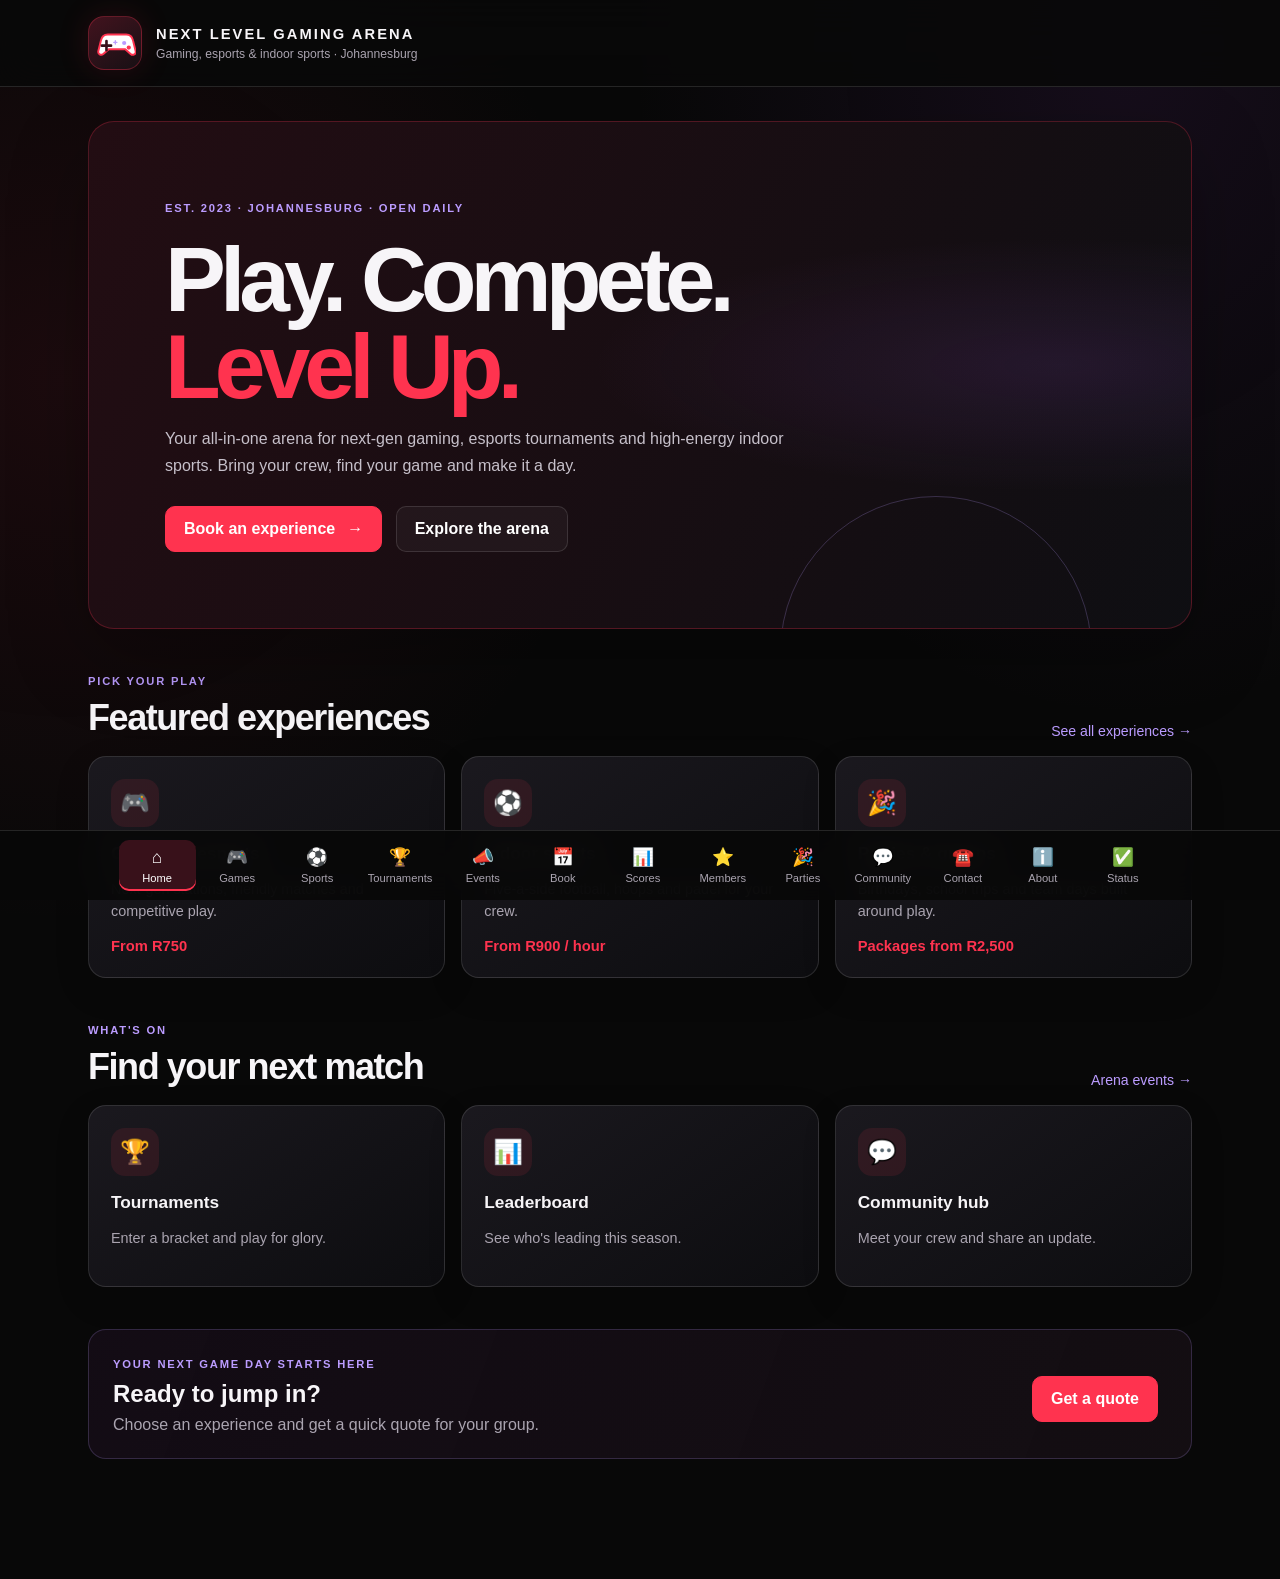
<file: index.html>
<!DOCTYPE html>
<html lang="en">
<head>
    <meta charset="UTF-8">
    <meta name="viewport" content="width=device-width, initial-scale=1.0">
    <meta name="theme-color" content="#080808">
    <title>Next Level Gaming Arena</title>
    <link rel="stylesheet" href="assets/arena.css">
</head>
<body data-page="home" data-root="">
    <header class="site-header">
        <a class="brand" href="index.html" aria-label="Next Level Gaming Arena home">
            <span class="logo" aria-hidden="true"><svg viewBox="0 0 64 64"><path d="M18 19h28c5.6 0 9.2 3.4 10.4 9l4 16.3c1.1 4.5-4.1 7.4-7.6 4.3l-8.2-7.2H19.4l-8.2 7.2c-3.5 3.1-8.7.2-7.6-4.3l4-16.3c1.2-5.6 4.8-9 10.4-9Z" transform="translate(3 0)" fill="#fff" stroke="#ff334f" stroke-width="3" stroke-linejoin="round"/><path d="M19 29v14m-7-7h14" stroke="#38111a" stroke-width="4" stroke-linecap="round"/><circle cx="46" cy="32" r="3.2" fill="#bb9cff"/><circle cx="53" cy="39" r="3.2" fill="#ff334f"/><path d="M30 31h5m-2.5-2.5v5" stroke="#bb9cff" stroke-width="2" stroke-linecap="round"/></svg></span>
            <span><strong>NEXT LEVEL GAMING ARENA</strong><small>Gaming, esports & indoor sports · Johannesburg</small></span>
        </a>
    </header>
    <main class="page-shell">
        <section class="hero">
            <span class="eyebrow">EST. 2023 · JOHANNESBURG · OPEN DAILY</span>
            <h1>Play. Compete.<br><span>Level Up.</span></h1>
            <p>Your all-in-one arena for next-gen gaming, esports tournaments and high-energy indoor sports. Bring your crew, find your game and make it a day.</p>
            <a class="button" href="pages/book.html">Book an experience <span aria-hidden="true">→</span></a>
            <a class="button button-ghost" href="pages/games.html">Explore the arena</a>
        </section>
        <div class="section-heading"><div><span class="eyebrow">PICK YOUR PLAY</span><h2>Featured experiences</h2></div><a href="pages/sports.html">See all experiences →</a></div>
        <section class="card-grid">
            <a class="card experience-card" href="pages/games.html"><span class="card-icon">🎮</span><h3>Gaming & esports</h3><p>Next-gen stations, friendly matches and competitive play.</p><strong>From R750</strong></a>
            <a class="card experience-card" href="pages/sports.html"><span class="card-icon">⚽</span><h3>Indoor sports</h3><p>Five-a-side football, hoops and padel for your crew.</p><strong>From R900 / hour</strong></a>
            <a class="card experience-card" href="pages/parties.html"><span class="card-icon">🎉</span><h3>Parties & groups</h3><p>Birthdays, school trips and team days built around play.</p><strong>Packages from R2,500</strong></a>
        </section>
        <div class="section-heading"><div><span class="eyebrow">WHAT'S ON</span><h2>Find your next match</h2></div><a href="pages/events.html">Arena events →</a></div>
        <section class="card-grid">
            <a class="card compact-card" href="pages/tournaments.html"><span class="card-icon">🏆</span><h3>Tournaments</h3><p>Enter a bracket and play for glory.</p></a>
            <a class="card compact-card" href="pages/leaderboard.html"><span class="card-icon">📊</span><h3>Leaderboard</h3><p>See who's leading this season.</p></a>
            <a class="card compact-card" href="pages/community.html"><span class="card-icon">💬</span><h3>Community hub</h3><p>Meet your crew and share an update.</p></a>
        </section>
        <section class="callout"><div><span class="eyebrow">YOUR NEXT GAME DAY STARTS HERE</span><h2>Ready to jump in?</h2><p>Choose an experience and get a quick quote for your group.</p></div><a class="button" href="pages/book.html">Get a quote</a></section>
    </main>
    <nav class="bottom-nav" id="bottom-nav" aria-label="Main navigation"></nav>
    <script src="assets/arena.js" defer></script>
</body>
</html>
</file>
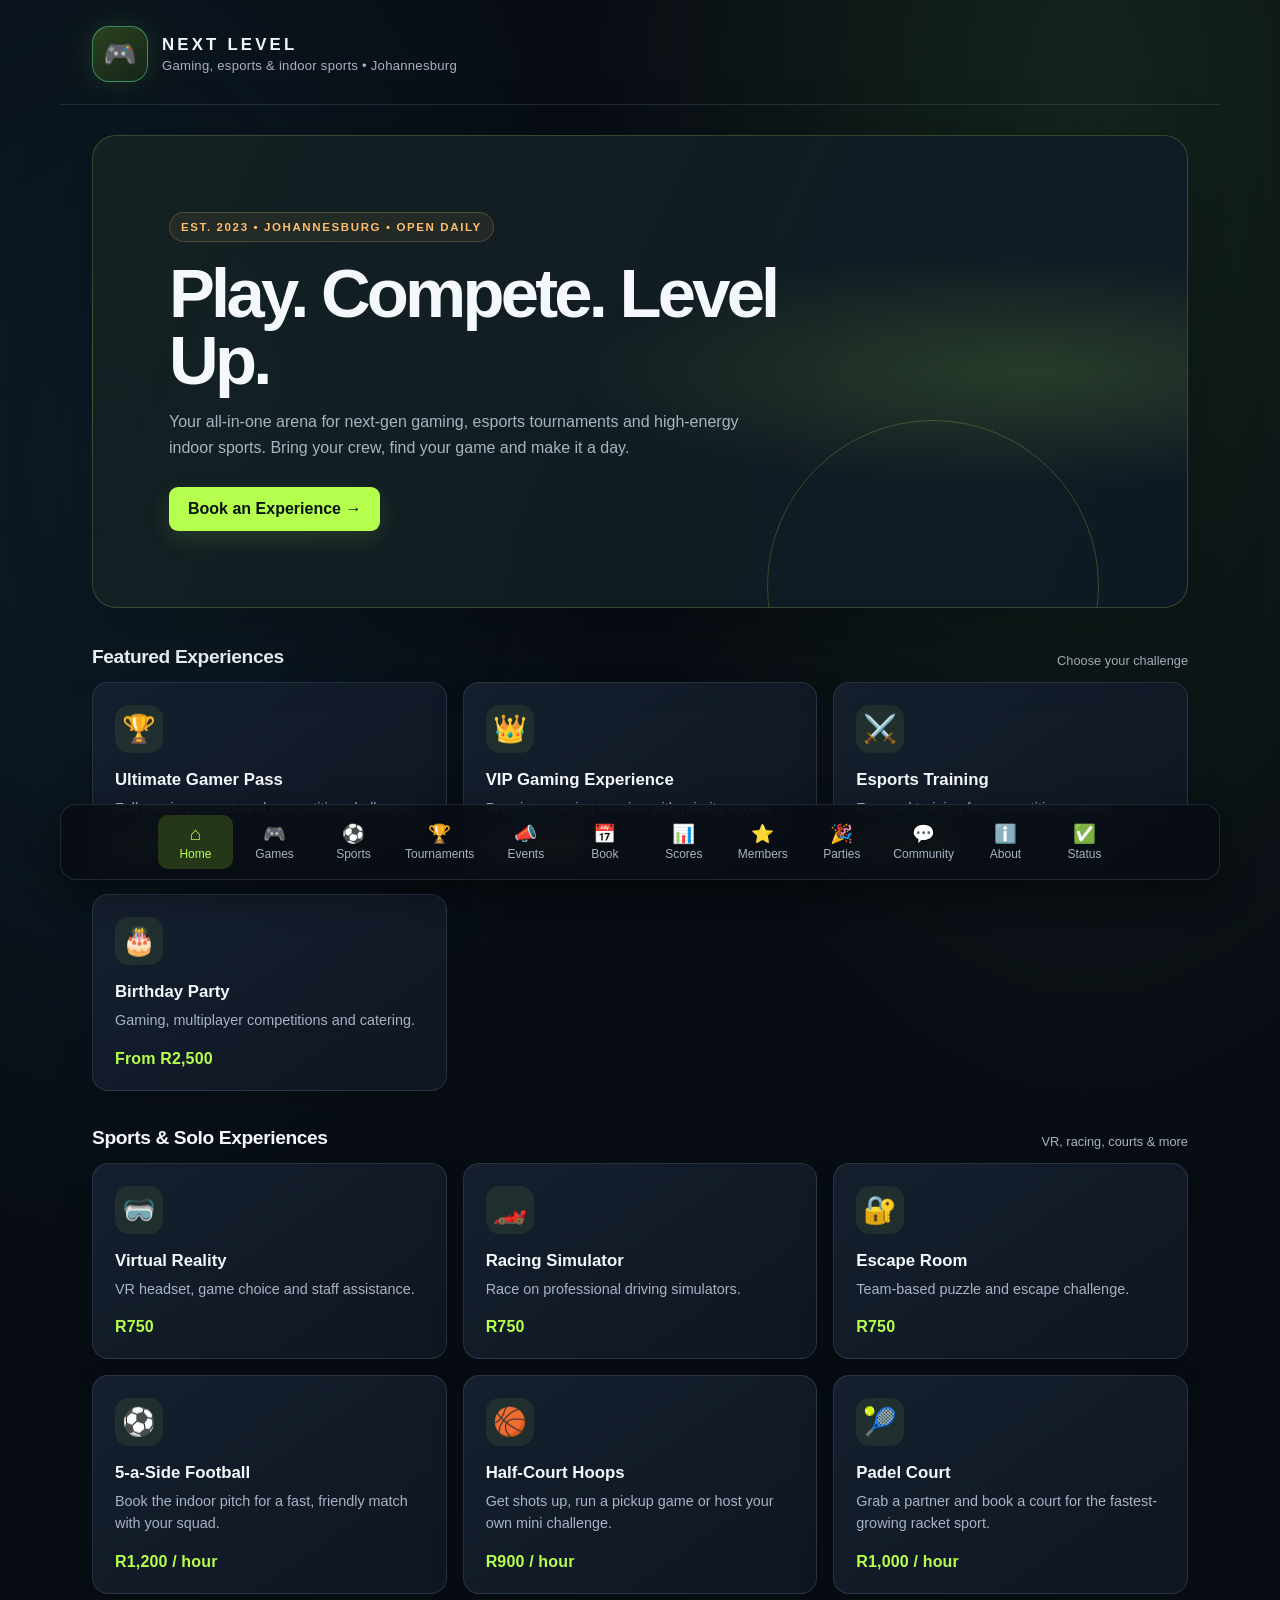
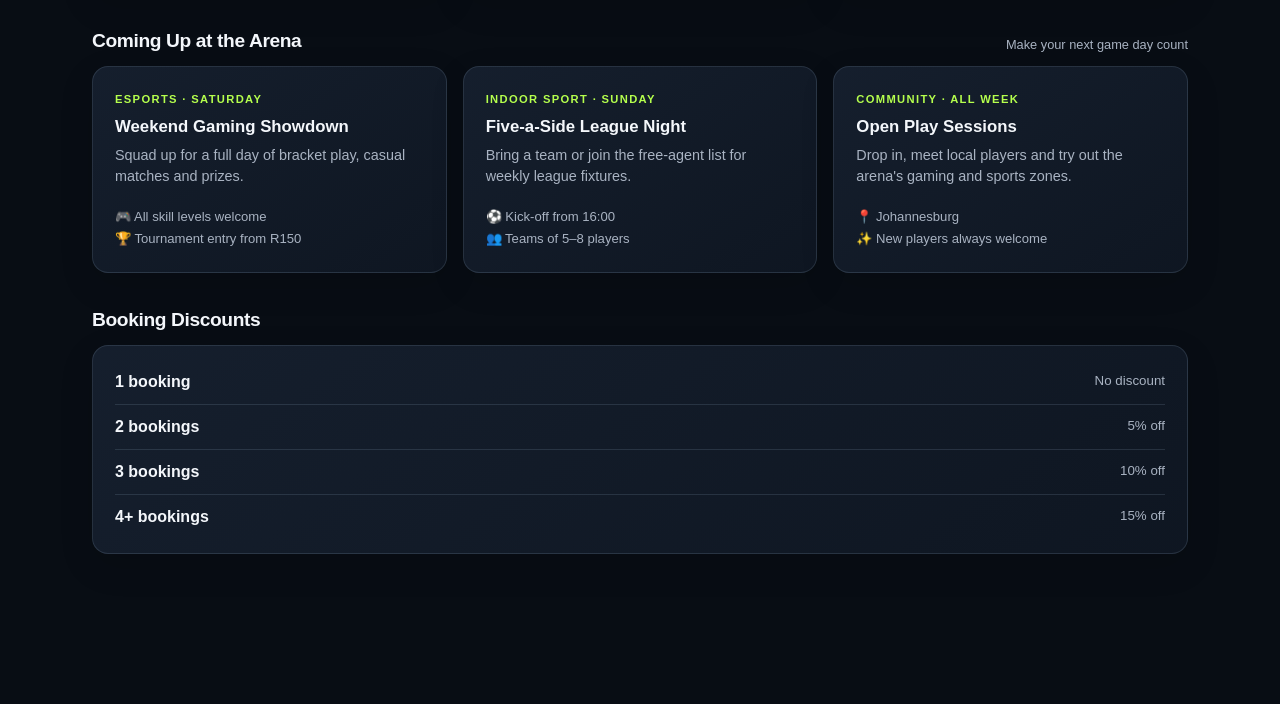
<file: Untitled-1.html>
<!DOCTYPE html>
<html lang="en">
<head>
    <meta charset="UTF-8">
    <meta name="viewport" content="width=device-width, initial-scale=1.0">

    <title>Next Level Gaming & Sports Arena</title>

    <style>
        :root {
            --ink: #f4f7fb;
            --muted: #a9b3c2;
            --panel: #151d2b;
            --panel-light: #1d293a;
            --line: #2d3a4d;
            --accent: #55e6a5;
            --accent-dark: #173b32;
            --orange: #ffb45c;
        }

        * { box-sizing: border-box; }

        html {
            min-height: 100%;
            background: #0a101a;
        }

        body {
            margin: 0;
            min-width: 320px;
            min-height: 100vh;
            color: var(--ink);
            background:
                radial-gradient(circle at 10% 0%, #203a45 0, transparent 34%),
                linear-gradient(145deg, #0a101a 0%, #101a29 54%, #111d25 100%);
            font-family: "Trebuchet MS", "Segoe UI", sans-serif;
        }

        button, input, select { font: inherit; }
        button { cursor: pointer; }

        .app {
            width: min(100%, 960px);
            min-height: 100vh;
            margin: 0 auto;
            padding-bottom: 86px;
        }

        header {
            padding: 28px 24px 18px;
            border-bottom: 1px solid rgba(255, 255, 255, 0.08);
        }

        .brand { display: flex; align-items: center; gap: 14px; }

        .logo {
            display: grid;
            width: 52px;
            height: 52px;
            place-items: center;
            border: 1px solid rgba(85, 230, 165, 0.5);
            border-radius: 14px;
            background: var(--accent-dark);
            font-size: 27px;
        }

        h1, h2, h3, h4, p { margin-top: 0; }

        h1 {
            margin-bottom: 3px;
            color: var(--accent);
            font-size: clamp(1.15rem, 4vw, 1.55rem);
            letter-spacing: 0.12em;
        }

        header p, .section-title span, .hero p, .card p, .about-text { color: var(--muted); }
        header p { margin-bottom: 0; font-size: 0.82rem; }
        main { padding: 24px; }

        .screen { display: none; animation: reveal 260ms ease-out; }
        .screen.active { display: block; }

        .hero {
            position: relative;
            overflow: hidden;
            margin-bottom: 34px;
            padding: clamp(28px, 7vw, 64px) clamp(22px, 6vw, 58px);
            border: 1px solid #31505a;
            border-radius: 18px;
            background:
                linear-gradient(110deg, rgba(13, 34, 41, 0.98), rgba(19, 29, 45, 0.86)),
                repeating-linear-gradient(135deg, transparent 0 16px, rgba(85, 230, 165, 0.04) 16px 17px);
        }

        .hero::after {
            position: absolute;
            right: -55px;
            bottom: -85px;
            width: 220px;
            height: 220px;
            border: 1px solid rgba(255, 180, 92, 0.35);
            border-radius: 50%;
            content: "";
        }

        .badge {
            display: inline-block;
            margin-bottom: 18px;
            color: var(--orange);
            font-size: 0.72rem;
            font-weight: bold;
            letter-spacing: 0.14em;
        }

        .hero h2 {
            max-width: 620px;
            margin-bottom: 14px;
            font-size: clamp(2rem, 7vw, 4.3rem);
            line-height: 0.98;
        }

        .hero p { max-width: 540px; margin-bottom: 25px; line-height: 1.65; }

        .btn {
            padding: 13px 19px;
            border: 0;
            border-radius: 8px;
            color: #07130f;
            background: var(--accent);
            font-weight: bold;
            transition: transform 160ms ease, background 160ms ease;
        }

        .btn:hover { background: #83f3c2; transform: translateY(-2px); }

        .section-title {
            display: flex;
            align-items: end;
            justify-content: space-between;
            gap: 16px;
            margin: 28px 0 14px;
        }

        .section-title h3 { margin-bottom: 0; font-size: 1.2rem; }
        .section-title span { font-size: 0.8rem; }

        .grid {
            display: grid;
            grid-template-columns: repeat(2, minmax(0, 1fr));
            gap: 14px;
        }

        .card {
            padding: 22px;
            border: 1px solid var(--line);
            border-radius: 12px;
            background: rgba(21, 29, 43, 0.9);
        }

        .grid .card { min-height: 190px; }
        .icon { margin-bottom: 17px; font-size: 1.7rem; }
        .card h4 { margin-bottom: 8px; font-size: 1.05rem; }
        .card p { margin-bottom: 18px; font-size: 0.9rem; line-height: 1.5; }
        .price { color: var(--accent); font-weight: bold; }
        .list-card { margin-bottom: 10px; }

        .row { display: flex; justify-content: space-between; gap: 16px; padding: 5px 0; }
        .row small { color: var(--muted); }
        hr { border: 0; border-top: 1px solid var(--line); }

        label { display: block; margin: 17px 0 7px; color: var(--muted); font-size: 0.84rem; }

        input, select {
            width: 100%;
            padding: 12px 13px;
            border: 1px solid var(--line);
            border-radius: 7px;
            outline: 0;
            color: var(--ink);
            background: #0d1522;
        }

        input:focus, select:focus { border-color: var(--accent); }

        .total {
            margin: 24px 0 18px;
            padding: 18px;
            border-left: 3px solid var(--accent);
            background: var(--accent-dark);
        }

        .amount { margin: 5px 0; color: var(--accent); font-size: 1.75rem; font-weight: bold; }
        .discount, .notice { color: var(--muted); font-size: 0.82rem; }
        .notice { display: none; margin-top: 14px; color: #ffb8a9; }
        .success { margin-top: 34px; text-align: center; }
        .check { margin-bottom: 14px; font-size: 3rem; }

        .bottom-nav {
            position: fixed;
            right: 0;
            bottom: 0;
            left: 0;
            z-index: 2;
            display: flex;
            justify-content: center;
            gap: 4px;
            padding: 10px 14px calc(10px + env(safe-area-inset-bottom));
            border-top: 1px solid var(--line);
            background: rgba(10, 16, 26, 0.94);
            backdrop-filter: blur(12px);
        }

        .bottom-nav button {
            min-width: 90px;
            padding: 8px 14px;
            border: 0;
            border-radius: 7px;
            color: var(--muted);
            background: transparent;
        }

        .bottom-nav button span { display: block; margin-bottom: 2px; font-size: 1.15rem; }
        .bottom-nav button.active, .bottom-nav button:hover { color: var(--accent); background: var(--accent-dark); }

        @keyframes reveal {
            from { opacity: 0; transform: translateY(6px); }
            to { opacity: 1; transform: translateY(0); }
        }

        @media (max-width: 560px) {
            main { padding: 18px 14px; }
            header { padding: 22px 14px 16px; }
            .grid { grid-template-columns: 1fr; }
            .grid .card { min-height: 0; }
            .section-title { align-items: start; flex-direction: column; gap: 5px; }
        }

        /* Arena refresh */
        :root {
            --accent: #b5ff4d;
            --accent-dark: #263719;
            --orange: #ffbd69;
            --line: rgba(169, 192, 220, 0.15);
        }

        html { background: #080d14; }
        body {
            background:
                radial-gradient(ellipse at 85% 5%, rgba(52, 96, 48, 0.28), transparent 32%),
                radial-gradient(ellipse at 8% 20%, rgba(27, 72, 94, 0.25), transparent 30%),
                #080d14;
            font-family: Inter, "Segoe UI", sans-serif;
        }
        .app { width: min(100%, 1160px); padding-bottom: 104px; }
        header { padding: 26px 32px 22px; border-color: var(--line); }
        .logo {
            width: 56px; height: 56px; border-radius: 17px;
            background: linear-gradient(145deg, #2b431d, #15231a);
            box-shadow: 0 0 32px rgba(181, 255, 77, 0.12);
        }
        h1 { color: var(--ink); font-size: 1.05rem; letter-spacing: 0.19em; }
        header p { letter-spacing: 0.02em; }
        main { padding: 30px 32px; }
        .hero {
            margin-bottom: 38px; padding: clamp(34px, 7vw, 76px);
            border-color: rgba(181, 255, 77, 0.2); border-radius: 24px;
            background:
                radial-gradient(ellipse at 86% 50%, rgba(181,255,77,.15), transparent 35%),
                linear-gradient(115deg, rgba(20, 34, 35, .98), rgba(15, 25, 37, .94));
            box-shadow: 0 24px 80px rgba(0,0,0,.24);
        }
        .hero::after { right: 8%; bottom: -145px; width: 330px; height: 330px; border-color: rgba(181,255,77,.22); }
        .badge { padding: 8px 11px; border: 1px solid rgba(255,189,105,.2); border-radius: 99px; background: rgba(255,189,105,.07); }
        .hero h2 { max-width: 700px; letter-spacing: -.055em; }
        .hero p { max-width: 580px; }
        .btn { border-radius: 9px; box-shadow: 0 8px 24px rgba(181,255,77,.12); }
        .section-title { margin-top: 36px; }
        .section-title h3 { letter-spacing: -.02em; }
        .grid { grid-template-columns: repeat(3, minmax(0, 1fr)); gap: 16px; }
        .card {
            border-color: var(--line); border-radius: 16px;
            background: linear-gradient(145deg, rgba(22,32,47,.96), rgba(15,23,35,.96));
            box-shadow: 0 12px 35px rgba(0,0,0,.12);
            transition: transform 180ms ease, border-color 180ms ease;
        }
        .grid .card:hover { transform: translateY(-4px); border-color: rgba(181,255,77,.34); }
        .icon { display: grid; width: 48px; height: 48px; place-items: center; border-radius: 14px; background: rgba(181,255,77,.08); }
        .price { letter-spacing: .01em; }
        .total { border-radius: 0 12px 12px 0; }
        .bottom-nav { border-color: var(--line); background: rgba(8,13,20,.88); }
        .bottom-nav button { min-width: 104px; border-radius: 10px; }
        .about-text { line-height: 1.75; }
        .event-card { position: relative; }
        .event-meta { color: var(--muted); font-size: .82rem; line-height: 1.7; }
        .event-tag { display: inline-block; margin-bottom: 12px; color: var(--accent); font-size: .7rem; font-weight: 800; letter-spacing: .12em; text-transform: uppercase; }
        @media (min-width: 900px) {
            .app { padding-bottom: 110px; }
            .bottom-nav { bottom: 20px; left: 50%; width: max-content; transform: translateX(-50%); border: 1px solid var(--line); border-radius: 16px; box-shadow: 0 12px 36px rgba(0,0,0,.4); }
        }
        @media (max-width: 700px) {
            header { padding: 20px 18px; }
            main { padding: 22px 18px; }
            .grid { grid-template-columns: repeat(2, minmax(0, 1fr)); }
        }
        @media (max-width: 560px) {
            .grid { grid-template-columns: 1fr; }
            .hero { border-radius: 18px; }
        }
        .bottom-nav {
            justify-content: flex-start;
            overflow-x: auto;
            scrollbar-width: thin;
            scrollbar-color: var(--accent-dark) transparent;
        }
        .bottom-nav button { flex: 0 0 auto; min-width: 82px; font-size: .75rem; }
        .screen[aria-hidden="true"] { display: none; }
        .screen[aria-hidden="false"] { display: block; }
        .screen-link { min-height: 42px; }
        .chip-row { display: flex; flex-wrap: wrap; gap: 8px; margin: 14px 0 18px; }
        .chip, .outline-btn {
            padding: 9px 13px; border: 1px solid var(--line); border-radius: 999px;
            color: var(--ink); background: var(--panel); cursor: pointer;
        }
        .chip.active, .outline-btn:hover { color: var(--accent); border-color: var(--accent); background: var(--accent-dark); }
        .status-line { min-height: 1.4em; margin-top: 12px; color: var(--accent); font-size: .88rem; }
        .stat-row { display: grid; grid-template-columns: repeat(3, 1fr); gap: 12px; margin: 16px 0; }
        .stat { padding: 16px; border: 1px solid var(--line); border-radius: 12px; background: rgba(255,255,255,.025); }
        .stat strong { display: block; color: var(--accent); font-size: 1.45rem; }
        .stat small { color: var(--muted); }
        .table-wrap { overflow-x: auto; }
        table { width: 100%; border-collapse: collapse; text-align: left; }
        th, td { padding: 12px; border-bottom: 1px solid var(--line); white-space: nowrap; }
        th { color: var(--muted); font-size: .78rem; text-transform: uppercase; letter-spacing: .08em; }
        .plan-card.selected { border-color: var(--accent); box-shadow: 0 0 0 1px var(--accent); }
        .feed-item { padding: 14px 0; border-bottom: 1px solid var(--line); }
        .feed-item:last-child { border-bottom: 0; }
        .feed-item small { display: block; margin-top: 6px; color: var(--muted); }
        @media (min-width: 900px) {
            .bottom-nav { width: min(calc(100% - 32px), 1160px); justify-content: center; }
            .bottom-nav button { min-width: 75px; padding: 8px 10px; }
        }
        @media (max-width: 560px) {
            .stat-row { grid-template-columns: 1fr; }
            .bottom-nav { gap: 2px; padding-right: 8px; padding-left: 8px; }
        }
    </style>

</head>

<body>

<div class="app">

    <!-- HEADER -->

    <header>
        <div class="brand">

            <div class="logo">
                🎮
            </div>

            <div>
                <h1>NEXT LEVEL</h1>
                <p>Gaming, esports & indoor sports • Johannesburg</p>
            </div>

        </div>
    </header>


    <main>

        <!-- HOME SCREEN -->

        <section id="home" class="screen active">

            <div class="hero">

                <span class="badge">
                    EST. 2023 • JOHANNESBURG • OPEN DAILY
                </span>

                <h2>
                    Play. Compete. Level Up.
                </h2>

                <p>
                    Your all-in-one arena for next-gen gaming, esports tournaments and high-energy indoor sports. Bring your crew, find your game and make it a day.
                </p>

                <button
                    class="btn"
                    onclick="showScreen('book')">

                    Book an Experience →

                </button>

            </div>


            <!-- PACKAGES -->

            <div class="section-title">
                <h3>Featured Experiences</h3>
                <span>Choose your challenge</span>
            </div>

            <div class="grid">

                <div class="card">

                    <div class="icon">🏆</div>

                    <h4>
                        Ultimate Gamer Pass
                    </h4>

                    <p>
                        Full gaming access and
                        competitive challenges.
                    </p>

                    <div class="price">
                        From R1,200
                    </div>

                </div>


                <div class="card">

                    <div class="icon">👑</div>

                    <h4>
                        VIP Gaming Experience
                    </h4>

                    <p>
                        Premium gaming session
                        with priority access.
                    </p>

                    <div class="price">
                        From R1,800
                    </div>

                </div>


                <div class="card">

                    <div class="icon">⚔️</div>

                    <h4>
                        Esports Training
                    </h4>

                    <p>
                        Focused training for
                        competitive gamers.
                    </p>

                    <div class="price">
                        From R1,500
                    </div>

                </div>


                <div class="card">

                    <div class="icon">🎂</div>

                    <h4>
                        Birthday Party
                    </h4>

                    <p>
                        Gaming, multiplayer
                        competitions and catering.
                    </p>

                    <div class="price">
                        From R2,500
                    </div>

                </div>

            </div>


            <!-- INDIVIDUAL EXPERIENCES -->

            <div class="section-title">

                <h3>Sports & Solo Experiences</h3>

                <span>VR, racing, courts & more</span>

            </div>


            <div class="grid">

                <div class="card">

                    <div class="icon">🥽</div>

                    <h4>
                        Virtual Reality
                    </h4>

                    <p>
                        VR headset, game choice
                        and staff assistance.
                    </p>

                    <div class="price">
                        R750
                    </div>

                </div>


                <div class="card">

                    <div class="icon">🏎️</div>

                    <h4>
                        Racing Simulator
                    </h4>

                    <p>
                        Race on professional
                        driving simulators.
                    </p>

                    <div class="price">
                        R750
                    </div>

                </div>


                <div class="card">

                    <div class="icon">🔐</div>

                    <h4>
                        Escape Room
                    </h4>

                    <p>
                        Team-based puzzle
                        and escape challenge.
                    </p>

                    <div class="price">
                        R750
                    </div>

                </div>

                <div class="card">

                    <div class="icon">⚽</div>

                    <h4>5-a-Side Football</h4>

                    <p>Book the indoor pitch for a fast, friendly match with your squad.</p>

                    <div class="price">R1,200 / hour</div>

                </div>

                <div class="card">

                    <div class="icon">🏀</div>

                    <h4>Half-Court Hoops</h4>

                    <p>Get shots up, run a pickup game or host your own mini challenge.</p>

                    <div class="price">R900 / hour</div>

                </div>

                <div class="card">

                    <div class="icon">🎾</div>

                    <h4>Padel Court</h4>

                    <p>Grab a partner and book a court for the fastest-growing racket sport.</p>

                    <div class="price">R1,000 / hour</div>

                </div>

            </div>

            <div class="section-title">
                <h3>Coming Up at the Arena</h3>
                <span>Make your next game day count</span>
            </div>

            <div class="grid">
                <div class="card event-card">
                    <span class="event-tag">Esports · Saturday</span>
                    <h4>Weekend Gaming Showdown</h4>
                    <p>Squad up for a full day of bracket play, casual matches and prizes.</p>
                    <div class="event-meta">🎮 All skill levels welcome<br>🏆 Tournament entry from R150</div>
                </div>
                <div class="card event-card">
                    <span class="event-tag">Indoor sport · Sunday</span>
                    <h4>Five-a-Side League Night</h4>
                    <p>Bring a team or join the free-agent list for weekly league fixtures.</p>
                    <div class="event-meta">⚽ Kick-off from 16:00<br>👥 Teams of 5–8 players</div>
                </div>
                <div class="card event-card">
                    <span class="event-tag">Community · All week</span>
                    <h4>Open Play Sessions</h4>
                    <p>Drop in, meet local players and try out the arena's gaming and sports zones.</p>
                    <div class="event-meta">📍 Johannesburg<br>✨ New players always welcome</div>
                </div>
            </div>


            <!-- DISCOUNTS -->

            <div class="section-title">
                <h3>Booking Discounts</h3>
            </div>

            <div class="card list-card">

                <div class="row">
                    <strong>1 booking</strong>
                    <small>No discount</small>
                </div>

                <hr>

                <div class="row">
                    <strong>2 bookings</strong>
                    <small>5% off</small>
                </div>

                <hr>

                <div class="row">
                    <strong>3 bookings</strong>
                    <small>10% off</small>
                </div>

                <hr>

                <div class="row">
                    <strong>4+ bookings</strong>
                    <small>15% off</small>
                </div>

            </div>

        </section>


        <!-- GAMES SCREEN -->
        <section id="games" class="screen" aria-hidden="true">
            <div class="section-title"><h3>Game Library</h3><span>Find your next match</span></div>
            <label for="game-search">Search games</label>
            <input id="game-search" type="search" placeholder="Try racing, football, fighter…" oninput="filterGames()">
            <div class="chip-row" aria-label="Filter games">
                <button class="chip active" data-game-filter="all" onclick="setGameFilter('all', this)">All</button>
                <button class="chip" data-game-filter="sports" onclick="setGameFilter('sports', this)">Sports</button>
                <button class="chip" data-game-filter="racing" onclick="setGameFilter('racing', this)">Racing</button>
                <button class="chip" data-game-filter="party" onclick="setGameFilter('party', this)">Party</button>
            </div>
            <div class="grid" id="game-grid">
                <article class="card" data-category="sports" data-search="football fc soccer sports"><div class="icon">⚽</div><h4>EA Sports FC</h4><p>Settle the derby on the big screen.</p><button class="outline-btn" onclick="bookExperience('gamer-pass')">Play from R1,200</button></article>
                <article class="card" data-category="racing" data-search="racing forza cars simulator"><div class="icon">🏎️</div><h4>Forza Motorsport</h4><p>Race wheel-to-wheel on our simulator rigs.</p><button class="outline-btn" onclick="bookExperience('racing-simulator')">Book a rig</button></article>
                <article class="card" data-category="party" data-search="party family mario kart fun"><div class="icon">🍄</div><h4>Party Play</h4><p>Fast rounds, big laughs and room for everyone.</p><button class="outline-btn" onclick="showScreen('parties')">Explore party packs</button></article>
                <article class="card" data-category="sports" data-search="basketball hoops nba sports"><div class="icon">🏀</div><h4>Hoops Challenge</h4><p>Take on a friend in a head-to-head shootout.</p><button class="outline-btn" onclick="showScreen('sports')">See sports zones</button></article>
                <article class="card" data-category="party" data-search="fighting tournament versus combat"><div class="icon">🥊</div><h4>Versus Arena</h4><p>Pick a fighter, call your shot and play best of three.</p><button class="outline-btn" onclick="showScreen('tournaments')">Find a bracket</button></article>
                <article class="card" data-category="racing" data-search="vr virtual reality adventure"><div class="icon">🥽</div><h4>VR Worlds</h4><p>Step inside immersive worlds with staff support.</p><button class="outline-btn" onclick="bookExperience('vr')">Book VR</button></article>
            </div>
            <p class="status-line" id="game-empty" hidden>No games match that search. Try another title.</p>
        </section>

        <!-- SPORTS SCREEN -->
        <section id="sports" class="screen" aria-hidden="true">
            <div class="section-title"><h3>Indoor Sports Zones</h3><span>Reserve your court or pitch</span></div>
            <div class="grid">
                <article class="card"><div class="icon">⚽</div><h4>5-a-Side Football</h4><p>Indoor pitch, quick substitutions and great team energy.</p><div class="price">R1,200 / hour</div><p><button class="btn" onclick="bookExperience('football')">Book the pitch</button></p></article>
                <article class="card"><div class="icon">🏀</div><h4>Half-Court Hoops</h4><p>Pickup games, shooting challenges and friendly one-on-ones.</p><div class="price">R900 / hour</div><p><button class="btn" onclick="bookExperience('basketball')">Book the court</button></p></article>
                <article class="card"><div class="icon">🎾</div><h4>Padel Court</h4><p>Bring a partner and try the social racket sport everyone is talking about.</p><div class="price">R1,000 / hour</div><p><button class="btn" onclick="bookExperience('padel')">Book padel</button></p></article>
            </div>
            <div class="card" style="margin-top:16px"><h4>Sports desk</h4><p>Bookings are requests only in this demo. Pick a date in the booking screen and the team can confirm availability.</p><button class="outline-btn" onclick="showScreen('events')">View sports events</button></div>
        </section>

        <!-- TOURNAMENTS SCREEN -->
        <section id="tournaments" class="screen" aria-hidden="true">
            <div class="section-title"><h3>Tournaments</h3><span>Enter a bracket and play for glory</span></div>
            <div class="grid">
                <article class="card"><span class="event-tag">Esports · Saturday</span><h4>Weekend Gaming Showdown</h4><p>Open bracket, casual side-games and arena prizes.</p><div class="event-meta">Entry R150 · All skill levels</div><button class="outline-btn" data-signup="showdown" onclick="toggleSignup('showdown', this)">Join tournament</button></article>
                <article class="card"><span class="event-tag">Sports · Sunday</span><h4>Five-a-Side League</h4><p>Bring a full squad or sign up as a free agent.</p><div class="event-meta">Teams of 5–8 · Kick-off 16:00</div><button class="outline-btn" data-signup="five-a-side" onclick="toggleSignup('five-a-side', this)">Join league</button></article>
                <article class="card"><span class="event-tag">Racing · Monthly</span><h4>Lap Time Challenge</h4><p>Set a qualifying time on the sim and climb the weekly board.</p><div class="event-meta">Racing rig · Walk-ins welcome</div><button class="outline-btn" data-signup="lap-time" onclick="toggleSignup('lap-time', this)">Enter challenge</button></article>
            </div>
            <p class="status-line" id="tournament-status" aria-live="polite"></p>
        </section>

        <!-- EVENTS SCREEN -->
        <section id="events" class="screen" aria-hidden="true">
            <div class="section-title"><h3>Arena Events</h3><span>Meet your next teammates</span></div>
            <div class="grid">
                <article class="card"><span class="event-tag">Saturday · Gaming</span><h4>Community Game Day</h4><p>Drop-in multiplayer, mini brackets and new-player welcome sessions.</p><button class="outline-btn" data-signup="game-day" onclick="toggleSignup('game-day', this)">I'm interested</button></article>
                <article class="card"><span class="event-tag">Sunday · Football</span><h4>League Night</h4><p>Weekly fixtures, free-agent teams and sideline snacks.</p><button class="outline-btn" data-signup="league-night" onclick="toggleSignup('league-night', this)">I'm interested</button></article>
                <article class="card"><span class="event-tag">All week · Open play</span><h4>Try the Arena</h4><p>Explore gaming stations, VR and indoor sports with your crew.</p><button class="outline-btn" onclick="showScreen('book')">Plan a visit</button></article>
            </div>
            <p class="status-line" id="event-status" aria-live="polite"></p>
        </section>


        <!-- BOOKING SCREEN -->

        <section id="book" class="screen">

            <div class="section-title">

                <h3>
                    Make a Booking
                </h3>

                <span>
                    Get your quotation
                </span>

            </div>


            <div class="card">

                <label for="name">
                    Customer Name
                </label>

                <input
                    id="name"
                    type="text"
                    placeholder="Enter your name"
                    autocomplete="name"
                >


                <label for="email">
                    Email Address
                </label>

                <input
                    id="email"
                    type="email"
                    placeholder="you@example.com"
                    autocomplete="email"
                >


                <label for="experience">
                    Choose an Experience
                </label>

                <select id="experience">

                    <option value="gamer-pass" data-price="1200">
                        Ultimate Gamer Pass — R1,200
                    </option>

                    <option value="vip" data-price="1800">
                        VIP Gaming Experience — R1,800
                    </option>

                    <option value="esports-training" data-price="1500">
                        Esports Training — R1,500
                    </option>

                    <option value="birthday" data-price="2500">
                        Birthday Party — R2,500
                    </option>

                    <option value="vr" data-price="750">
                        Virtual Reality — R750
                    </option>

                    <option value="racing-simulator" data-price="750">
                        Racing Simulator — R750
                    </option>

                    <option value="escape-room" data-price="750">
                        Escape Room — R750
                    </option>

                    <option value="football" data-price="1200">
                        5-a-Side Football — R1,200 / hour
                    </option>

                    <option value="basketball" data-price="900">
                        Half-Court Hoops — R900 / hour
                    </option>

                    <option value="padel" data-price="1000">
                        Padel Court — R1,000 / hour
                    </option>

                </select>


                <label for="qty">
                    Number of Bookings
                </label>

                <input
                    id="qty"
                    type="number"
                    min="1"
                    max="20"
                    value="1"
                    oninput="calculate()"
                >


                <label for="date">
                    Preferred Date
                </label>

                <input
                    id="date"
                    type="date"
                >


                <label for="request">
                    Special Request
                </label>

                <input
                    id="request"
                    type="text"
                    placeholder="Optional"
                >


                <!-- QUOTATION -->

                <div class="total">

                    <div>
                        Estimated Quotation
                    </div>

                    <div
                        class="amount"
                        id="total">

                        R1,200.00

                    </div>

                    <div
                        class="discount"
                        id="discount">

                        No discount applied

                    </div>

                </div>


                <button
                    class="btn"
                    onclick="submitBooking()">

                    Request Booking

                </button>


                <div
                    class="notice"
                    id="notice">
                </div>

            </div>

        </section>


        <!-- LEADERBOARD SCREEN -->
        <section id="leaderboard" class="screen" aria-hidden="true">
            <div class="section-title"><h3>Leaderboard</h3><span>Local season standings</span></div>
            <div class="chip-row"><button class="chip active" onclick="setLeaderboard('gaming', this)">Gaming</button><button class="chip" onclick="setLeaderboard('sports', this)">Sports</button></div>
            <div class="stat-row"><div class="stat"><strong id="leader-count">248</strong><small>players ranked</small></div><div class="stat"><strong id="leader-top">1,840</strong><small>top points</small></div><div class="stat"><strong>Season 04</strong><small>current season</small></div></div>
            <div class="card table-wrap"><table><thead><tr><th>Rank</th><th>Player</th><th>Club</th><th>Points</th></tr></thead><tbody id="leader-rows"></tbody></table></div>
        </section>

        <!-- MEMBERSHIP SCREEN -->
        <section id="membership" class="screen" aria-hidden="true">
            <div class="section-title"><h3>Arena Membership</h3><span>Pick your level</span></div>
            <div class="grid">
                <article class="card plan-card" data-plan="rookie"><div class="icon">🎮</div><h4>Rookie</h4><p>Member pricing on weekday play and community event access.</p><div class="price">Free</div><p><button class="outline-btn" onclick="choosePlan('rookie', this)">Choose Rookie</button></p></article>
                <article class="card plan-card" data-plan="pro"><div class="icon">⚡</div><h4>Pro</h4><p>Priority tournament entry and 10% off eligible sessions.</p><div class="price">R199 / month</div><p><button class="outline-btn" onclick="choosePlan('pro', this)">Choose Pro</button></p></article>
                <article class="card plan-card" data-plan="elite"><div class="icon">👑</div><h4>Elite</h4><p>VIP access, guest passes and 15% off eligible sessions.</p><div class="price">R399 / month</div><p><button class="outline-btn" onclick="choosePlan('elite', this)">Choose Elite</button></p></article>
            </div>
            <p class="status-line" id="plan-status" aria-live="polite">Membership selection is saved on this device.</p>
        </section>

        <!-- PARTIES SCREEN -->
        <section id="parties" class="screen" aria-hidden="true">
            <div class="section-title"><h3>Parties & Group Days</h3><span>Big energy, easy planning</span></div>
            <div class="grid">
                <article class="card"><div class="icon">🎂</div><h4>Level Up Party</h4><p>Gaming stations, party host and multiplayer challenges.</p><div class="price">From R2,500</div><button class="btn" onclick="bookExperience('birthday')">Get party quote</button></article>
                <article class="card"><div class="icon">🏫</div><h4>School Outing</h4><p>Supervised games and sports activities for a full class group.</p><div class="price">Custom quote</div><button class="outline-btn" onclick="showScreen('book')">Plan a school visit</button></article>
                <article class="card"><div class="icon">🤝</div><h4>Team Building</h4><p>Mix esports, racing and court challenges for your team.</p><div class="price">Custom quote</div><button class="outline-btn" onclick="showScreen('book')">Plan a team day</button></article>
            </div>
        </section>

        <!-- COMMUNITY SCREEN -->
        <section id="community" class="screen" aria-hidden="true">
            <div class="section-title"><h3>Community Hub</h3><span>Stay in the loop and meet your crew</span></div>
            <div class="card">
                <h4>Arena updates</h4>
                <form id="community-form" onsubmit="postCommunityUpdate(event)">
                    <label for="community-name">Your name</label><input id="community-name" required maxlength="30" placeholder="Player name">
                    <label for="community-message">Share a message</label><input id="community-message" required maxlength="180" placeholder="Looking for a padel partner…">
                    <button class="btn" type="submit" style="margin-top:14px">Post to this device</button>
                </form>
                <p class="discount" style="margin-top:12px">Posts are stored locally in this browser demo.</p>
                <div id="community-feed" aria-live="polite"></div>
            </div>
            <div class="card" style="margin-top:16px"><h4>Find your people</h4><p>Join game nights, enter a tournament or meet a team at an open-play session.</p><button class="outline-btn" onclick="showScreen('tournaments')">Browse tournaments</button></div>
        </section>

        <!-- ABOUT SCREEN -->

        <section id="about" class="screen">

            <div class="section-title">

                <h3>
                    About Next Level
                </h3>

            </div>


            <div class="card">

                <h4>

                    Where gamers connect.

                </h4>


                <p class="about-text">

                        Next Level Gaming & Sports Arena
                    is a Johannesburg-based gaming and indoor sports venue
                    established in 2023.

                    It brings modern gaming, esports and indoor sports together for casual players, competitive teams, schools, clubs and businesses.

                </p>


                <div class="section-title">

                    <h3>
                        We Host
                    </h3>

                </div>


                <p>

                    🎮 Gaming Events
                    <br>

                    🏆 Esports Tournaments
                    <br>

                    ⚽ Indoor Sports & Court Bookings
                    <br>

                    🎂 Birthday Parties
                    <br>

                    🏫 School Outings
                    <br>

                    💼 Corporate Team-Building

                </p>


                <button
                    class="btn"
                    onclick="showScreen('book')">

                    Get a Quotation

                </button>

            </div>

        </section>


        <!-- SUCCESS SCREEN -->

        <section id="success" class="screen">

            <div class="card success">

                <div class="check">
                    ✅
                </div>

                <h2>
                    Booking Request Sent
                </h2>

                <p>

                    Thank you!

                    Your booking request has been saved in this browser.

                    This demo does not send requests to a live booking service.

                </p>


                <button
                    class="btn"
                    onclick="showScreen('home')">

                    Back to Home

                </button>

            </div>

        </section>

    </main>


    <!-- BOTTOM NAVIGATION -->

    <nav class="bottom-nav">
        <button class="active" data-screen="home" aria-current="page" onclick="showScreen('home', this)"><span>⌂</span>Home</button>
        <button data-screen="games" onclick="showScreen('games', this)"><span>🎮</span>Games</button>
        <button data-screen="sports" onclick="showScreen('sports', this)"><span>⚽</span>Sports</button>
        <button data-screen="tournaments" onclick="showScreen('tournaments', this)"><span>🏆</span>Tournaments</button>
        <button data-screen="events" onclick="showScreen('events', this)"><span>📣</span>Events</button>
        <button data-screen="book" onclick="showScreen('book', this)"><span>📅</span>Book</button>
        <button data-screen="leaderboard" onclick="showScreen('leaderboard', this)"><span>📊</span>Scores</button>
        <button data-screen="membership" onclick="showScreen('membership', this)"><span>⭐</span>Members</button>
        <button data-screen="parties" onclick="showScreen('parties', this)"><span>🎉</span>Parties</button>
        <button data-screen="community" onclick="showScreen('community', this)"><span>💬</span>Community</button>
        <button data-screen="about" onclick="showScreen('about', this)"><span>ℹ️</span>About</button>
        <button data-screen="success" onclick="showScreen('success', this)"><span>✅</span>Status</button>

    </nav>

</div>


<script>

    /* ==========================
       MONEY FORMAT
    ========================== */

    function money(number) {

        return "R" +
            Number(number).toLocaleString(
                "en-ZA",
                {
                    minimumFractionDigits: 2,
                    maximumFractionDigits: 2
                }
            );

    }


    /* ==========================
       DISCOUNT CALCULATION
    ========================== */

    function discountRate(quantity) {

        if (quantity >= 4) {

            return 0.15;

        }

        if (quantity === 3) {

            return 0.10;

        }

        if (quantity === 2) {

            return 0.05;

        }

        return 0;

    }


    /* ==========================
       CALCULATE QUOTATION
    ========================== */

    function calculate() {

        const experienceSelect = document.getElementById("experience");
        const price = Number(experienceSelect.selectedOptions[0].dataset.price);


        const quantityInput = document.getElementById("qty");
        const quantity =
            Math.max(
                1,
                Math.min(20, Number(
                    quantityInput.value || 1
                ))
            );
        quantityInput.value = quantity;


        const rate =
            discountRate(quantity);


        const subtotal =
            price * quantity;


        const total =
            subtotal * (1 - rate);


        document.getElementById(
            "total"
        ).textContent = money(total);


        if (rate > 0) {

            document.getElementById(
                "discount"
            ).textContent =

                `${Math.round(rate * 100)}% discount applied • ` +
                `You save ${money(subtotal - total)}`;

        } else {

            document.getElementById(
                "discount"
            ).textContent =
                "No discount applied";

        }

    }


    /* ==========================
       EXPERIENCE CHANGE
    ========================== */

    document
        .getElementById("experience")
        .addEventListener(
            "change",
            calculate
        );


    /* ==========================
       SCREEN NAVIGATION
    ========================== */

    function showScreen(id, button, fromHistory = false) {

        document
            .querySelectorAll(".screen")
            .forEach(
                screen => {
                    const isActive = screen.id === id;
                    screen.classList.toggle("active", isActive);
                    screen.setAttribute("aria-hidden", String(!isActive));
                }
            );


        const activeScreen = document.getElementById(id);
        if (!activeScreen) return;
        document.title = `${activeScreen.dataset.title || activeScreen.querySelector("h2, h3")?.textContent.trim() || "Arena"} · Next Level`;
        if (!fromHistory && location.hash !== `#${id}`) history.pushState({ screen: id }, "", `#${id}`);


        document.querySelectorAll(".bottom-nav button").forEach(navButton => {
            const isActive = navButton.dataset.screen === id;
            navButton.classList.toggle("active", isActive);
            if (isActive) navButton.setAttribute("aria-current", "page");
            else navButton.removeAttribute("aria-current");
        });


        window.scrollTo({
            top: 0,
            behavior: "smooth"
        });

    }


    /* ==========================
       INTERACTIVE SCREENS
    ========================== */

    function readLocal(key, fallback) {
        try {
            const value = localStorage.getItem(key);
            return value ? JSON.parse(value) : fallback;
        } catch {
            return fallback;
        }
    }

    function writeLocal(key, value) {
        try { localStorage.setItem(key, JSON.stringify(value)); } catch { /* Storage may be unavailable. */ }
    }

    function bookExperience(value) {
        showScreen("book");
        document.getElementById("experience").value = value;
        calculate();
    }

    let activeGameFilter = "all";

    function setGameFilter(filter, button) {
        activeGameFilter = filter;
        document.querySelectorAll("[data-game-filter]").forEach(chip => chip.classList.toggle("active", chip === button));
        filterGames();
    }

    function filterGames() {
        const query = document.getElementById("game-search").value.trim().toLowerCase();
        let shown = 0;
        document.querySelectorAll("#game-grid [data-category]").forEach(card => {
            const matchesCategory = activeGameFilter === "all" || card.dataset.category === activeGameFilter;
            const matchesText = `${card.dataset.search} ${card.innerText}`.toLowerCase().includes(query);
            card.hidden = !(matchesCategory && matchesText);
            if (!card.hidden) shown += 1;
        });
        document.getElementById("game-empty").hidden = shown > 0;
    }

    function toggleSignup(key, button) {
        const signups = readLocal("nextLevelSignups", []);
        const exists = signups.includes(key);
        const updated = exists ? signups.filter(item => item !== key) : [...signups, key];
        writeLocal("nextLevelSignups", updated);
        const joined = !exists;
        button.textContent = joined ? "Joined ✓ · Undo" : (key.includes("showdown") ? "Join tournament" : key.includes("five-a-side") ? "Join league" : key.includes("lap-time") ? "Enter challenge" : "I'm interested");
        button.setAttribute("aria-pressed", String(joined));
        const status = document.getElementById(key.includes("showdown") || key.includes("five-a-side") || key.includes("lap-time") ? "tournament-status" : "event-status");
        status.textContent = joined ? "You're on the local interest list. Your selection is saved on this device." : "You're no longer on this local interest list.";
    }

    const leaderboardData = {
        gaming: [
            [1, "PixelPilot", "Joystick Crew", "1,840"],
            [2, "NovaRush", "Night Owls", "1,720"],
            [3, "MakoGG", "Joystick Crew", "1,610"],
            [4, "ArcadeAce", "Solo Queue", "1,480"],
            [5, "GG_Kay", "Night Owls", "1,390"]
        ],
        sports: [
            [1, "MakoGG", "Court Kings", "2,040"],
            [2, "GG_Kay", "Five Alive", "1,880"],
            [3, "NovaRush", "Court Kings", "1,760"],
            [4, "PixelPilot", "Five Alive", "1,620"],
            [5, "ArcadeAce", "Free Agents", "1,510"]
        ]
    };

    function setLeaderboard(category, button) {
        document.querySelectorAll("#leaderboard .chip").forEach(chip => chip.classList.toggle("active", chip === button));
        const rows = leaderboardData[category];
        document.getElementById("leader-rows").innerHTML = rows.map(row => `<tr><td>${row[0]}</td><td>${row[1]}</td><td>${row[2]}</td><td><strong>${row[3]}</strong></td></tr>`).join("");
        document.getElementById("leader-top").textContent = rows[0][3];
        document.getElementById("leader-count").textContent = category === "gaming" ? "248" : "96";
    }

    function choosePlan(plan, button) {
        writeLocal("nextLevelMembership", plan);
        document.querySelectorAll(".plan-card").forEach(card => card.classList.toggle("selected", card.dataset.plan === plan));
        document.getElementById("plan-status").textContent = `${plan[0].toUpperCase()}${plan.slice(1)} selected and saved on this device. No payment is processed in this demo.`;
        button.textContent = `Selected ✓`;
    }

    function renderCommunityFeed() {
        const posts = readLocal("nextLevelCommunityPosts", []);
        document.getElementById("community-feed").innerHTML = posts.length
            ? posts.map(post => `<div class="feed-item"><strong>${escapeHtml(post.name)}</strong><div>${escapeHtml(post.message)}</div><small>${escapeHtml(post.time)}</small></div>`).join("")
            : '<p class="discount">No posts yet. Start the conversation.</p>';
    }

    function escapeHtml(value) {
        return String(value).replace(/[&<>"']/g, character => ({ "&": "&amp;", "<": "&lt;", ">": "&gt;", '"': "&quot;", "'": "&#39;" })[character]);
    }

    function postCommunityUpdate(event) {
        event.preventDefault();
        const name = document.getElementById("community-name").value.trim();
        const message = document.getElementById("community-message").value.trim();
        if (!name || !message) return;
        const posts = readLocal("nextLevelCommunityPosts", []);
        posts.unshift({ name, message, time: new Date().toLocaleString() });
        writeLocal("nextLevelCommunityPosts", posts.slice(0, 20));
        event.target.reset();
        renderCommunityFeed();
    }

    window.addEventListener("popstate", () => {
        const id = location.hash.slice(1);
        if (document.getElementById(id)?.classList.contains("screen")) showScreen(id, null, true);
    });


    /* ==========================
       BOOKING SUBMISSION
    ========================== */

    function submitBooking() {

        const name =
            document
                .getElementById("name")
                .value
                .trim();


        const email =
            document
                .getElementById("email")
                .value
                .trim();


        const date =
            document
                .getElementById("date")
                .value;

        const emailInput = document.getElementById("email");


        const notice =
            document.getElementById(
                "notice"
            );


        /* VALIDATION */

        if (!name || !email || !emailInput.checkValidity() || !date || date < document.getElementById("date").min) {

            notice.style.display =
                "block";

            notice.textContent =
                "Enter your name, a valid email address and a date from today onward.";

            return;

        }


        notice.style.display =
            "none";


        /* SAVE BOOKING */

        const booking = {

            name: name,

            email: email,

            date: date,

            experience:
                document
                    .getElementById(
                        "experience"
                    )
                    .selectedOptions[0]
                    .text,

            quantity:
                document
                    .getElementById(
                        "qty"
                    )
                    .value,

            quotation:
                document
                    .getElementById(
                        "total"
                    )
                    .textContent,

            request:
                document
                    .getElementById("request")
                    .value
                    .trim()

        };


        localStorage.setItem(
            "nextLevelLastBooking",
            JSON.stringify(booking)
        );


        /* SHOW SUCCESS */

        showScreen("success");

    }


    /* ==========================
       INITIAL CALCULATION
    ========================== */

    const today = new Date();
    today.setMinutes(today.getMinutes() - today.getTimezoneOffset());
    document.getElementById("date").min = today.toISOString().slice(0, 10);
    document.querySelectorAll(".screen").forEach(screen => screen.setAttribute("aria-hidden", String(!screen.classList.contains("active"))));
    if (location.hash && document.getElementById(location.hash.slice(1))?.classList.contains("screen")) showScreen(location.hash.slice(1), null, true);
    setLeaderboard("gaming", document.querySelector("#leaderboard .chip"));
    renderCommunityFeed();
    const savedPlan = readLocal("nextLevelMembership", "");
    if (savedPlan) {
        document.querySelectorAll(".plan-card").forEach(card => card.classList.toggle("selected", card.dataset.plan === savedPlan));
        document.getElementById("plan-status").textContent = `${savedPlan[0].toUpperCase()}${savedPlan.slice(1)} selected and saved on this device. No payment is processed in this demo.`;
    }
    const savedSignups = readLocal("nextLevelSignups", []);
    document.querySelectorAll("[data-signup]").forEach(button => {
        if (savedSignups.includes(button.dataset.signup)) {
            button.textContent = "Joined ✓ · Undo";
            button.setAttribute("aria-pressed", "true");
        }
    });
    calculate();

</script>

</body>
</html>
</file>
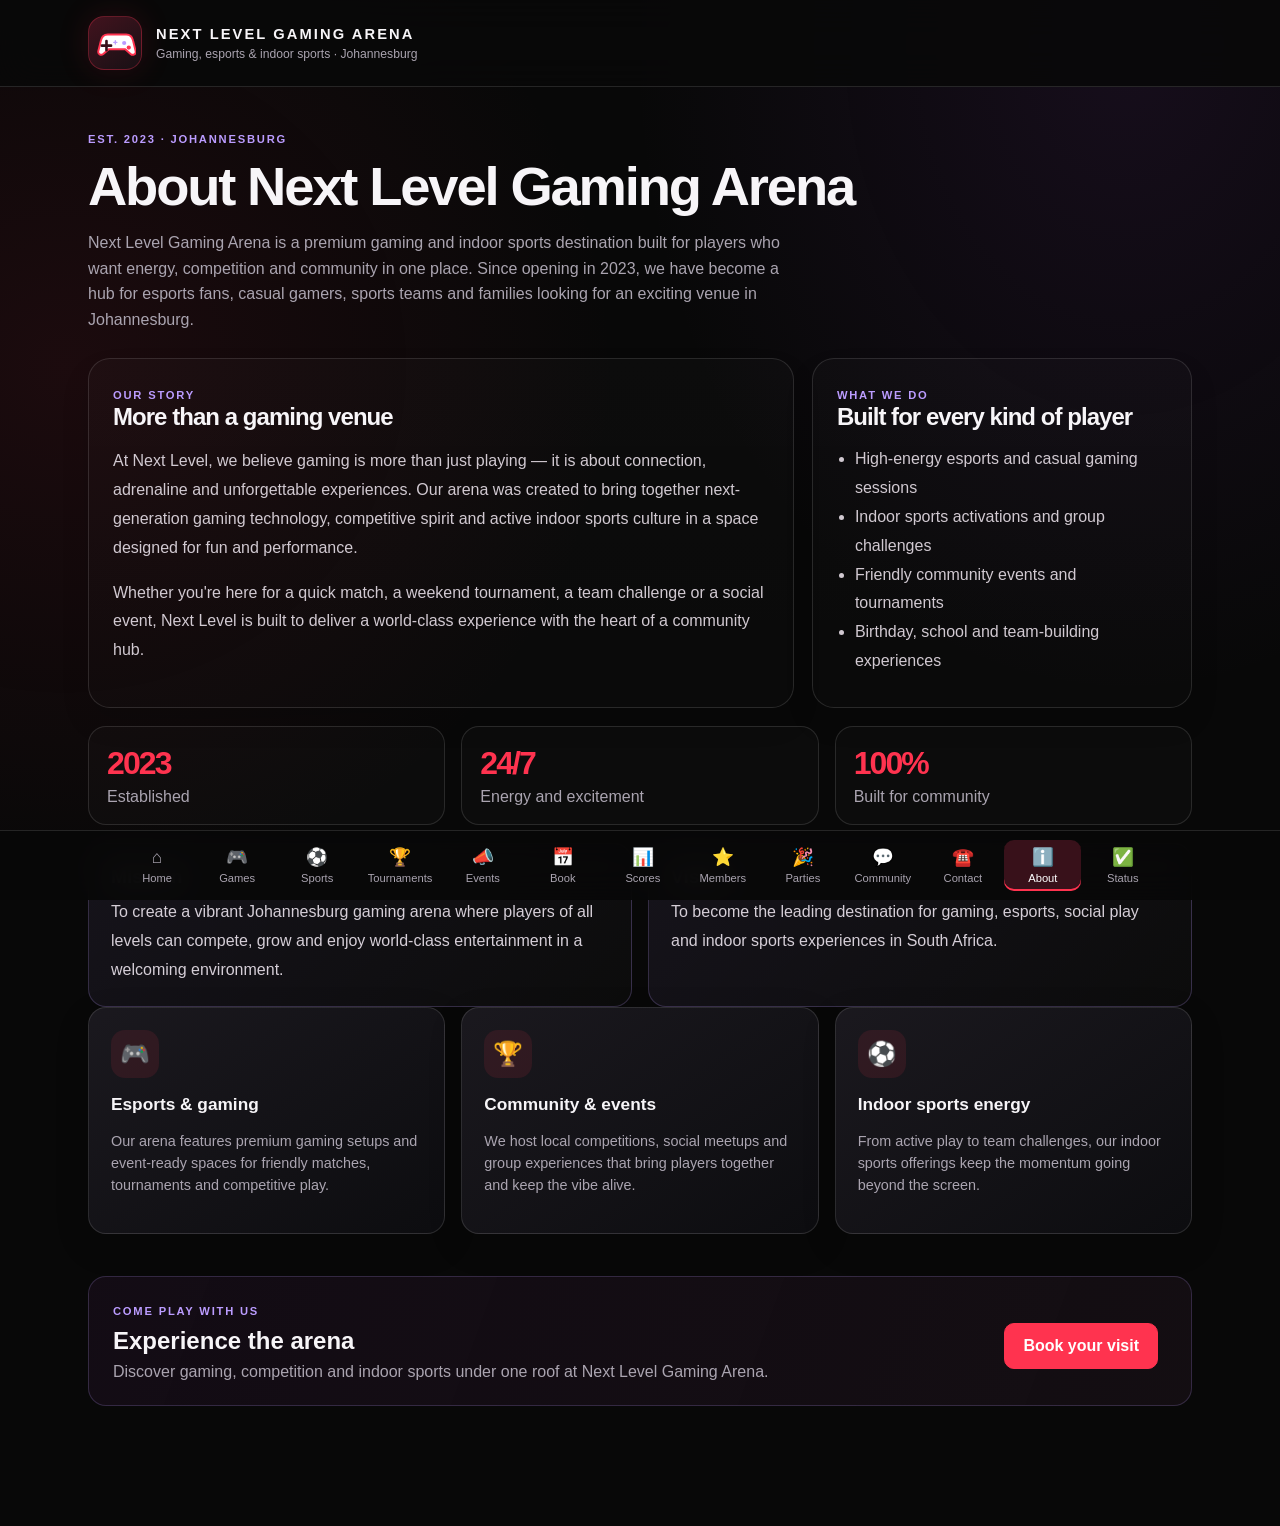
<file: pages/about.html>
<!DOCTYPE html>
<html lang="en">
<head>
    <meta charset="UTF-8">
    <meta name="viewport" content="width=device-width, initial-scale=1.0">
    <meta name="theme-color" content="#080808">
    <title>About Us · Next Level Gaming Arena</title>
    <link rel="stylesheet" href="../assets/arena.css">
    <style>
        .about-hero { display: grid; grid-template-columns: 1.3fr .7fr; gap: 18px; margin-top: 20px; }
        .about-story, .about-side { padding: 26px 24px; border: 1px solid rgba(255,255,255,.12); border-radius: 22px; background: linear-gradient(180deg,rgba(255,255,255,.02),rgba(255,255,255,.01)); box-shadow: 0 15px 28px rgba(0,0,0,.12); }
        .about-story h2, .about-side h2 { margin: 0 0 14px; font-size: 1.5rem; letter-spacing: -.04em; }
        .about-story p, .about-side p, .about-side li { color: #d1c9d1; line-height: 1.8; }
        .about-side ul { margin: 0; padding-left: 18px; }
        .about-metrics { display: grid; grid-template-columns: repeat(3, minmax(0,1fr)); gap: 16px; margin-top: 18px; }
        .metric { padding: 18px; border: 1px solid rgba(255,255,255,.12); border-radius: 18px; background: rgba(255,255,255,.02); }
        .metric strong { display: block; font-size: 2rem; letter-spacing: -.06em; color: #ff334f; }
        .metric span { display: block; margin-top: 6px; color: #aaa4b0; }
        .about-vision { display: grid; grid-template-columns: repeat(2, minmax(0,1fr)); gap: 16px; margin-top: 18px; }
        .vision-box { padding: 22px; border: 1px solid rgba(187,156,255,.22); border-radius: 18px; background: linear-gradient(135deg,rgba(187,156,255,.08),rgba(255,255,255,.02)); }
        .vision-box h3 { margin: 0 0 10px; font-size: 1.2rem; }
        .vision-box p { margin: 0; color: #d5ced7; line-height: 1.8; }
        @media (max-width: 820px) {
            .about-hero, .about-metrics, .about-vision, .card-grid { grid-template-columns: 1fr; }
            .callout { flex-direction: column; align-items: flex-start; }
            .page-shell { padding: 28px 18px 120px; }
            .brand { padding: 14px 18px; }
            .bottom-nav { bottom: 14px; gap: 6px; }
            .bottom-nav a { padding: 9px 10px; font-size: .7rem; }
        }
    </style>
</head>
<body data-page="about" data-root="../">
    <header class="site-header">
        <a class="brand" href="../index.html" aria-label="Next Level Gaming Arena home">
            <span class="logo" aria-hidden="true"><svg viewBox="0 0 64 64"><path d="M18 19h28c5.6 0 9.2 3.4 10.4 9l4 16.3c1.1 4.5-4.1 7.4-7.6 4.3l-8.2-7.2H19.4l-8.2 7.2c-3.5 3.1-8.7.2-7.6-4.3l4-16.3c1.2-5.6 4.8-9 10.4-9Z" transform="translate(3 0)" fill="#fff" stroke="#ff334f" stroke-width="3" stroke-linejoin="round"/><path d="M19 29v14m-7-7h14" stroke="#38111a" stroke-width="4" stroke-linecap="round"/><circle cx="46" cy="32" r="3.2" fill="#bb9cff"/><circle cx="53" cy="39" r="3.2" fill="#ff334f"/><path d="M30 31h5m-2.5-2.5v5" stroke="#bb9cff" stroke-width="2" stroke-linecap="round"/></svg></span>
            <span><strong>NEXT LEVEL GAMING ARENA</strong><small>Gaming, esports & indoor sports · Johannesburg</small></span>
        </a>
    </header>

    <main class="page-shell">
        <header class="page-heading">
            <span class="eyebrow">EST. 2023 · JOHANNESBURG</span>
            <h1>About Next Level Gaming Arena</h1>
            <p>Next Level Gaming Arena is a premium gaming and indoor sports destination built for players who want energy, competition and community in one place. Since opening in 2023, we have become a hub for esports fans, casual gamers, sports teams and families looking for an exciting venue in Johannesburg.</p>
        </header>

        <section class="about-hero">
            <article class="about-story">
                <span class="eyebrow">OUR STORY</span>
                <h2>More than a gaming venue</h2>
                <p>At Next Level, we believe gaming is more than just playing — it is about connection, adrenaline and unforgettable experiences. Our arena was created to bring together next-generation gaming technology, competitive spirit and active indoor sports culture in a space designed for fun and performance.</p>
                <p>Whether you're here for a quick match, a weekend tournament, a team challenge or a social event, Next Level is built to deliver a world-class experience with the heart of a community hub.</p>
            </article>
            <aside class="about-side">
                <span class="eyebrow">WHAT WE DO</span>
                <h2>Built for every kind of player</h2>
                <ul>
                    <li>High-energy esports and casual gaming sessions</li>
                    <li>Indoor sports activations and group challenges</li>
                    <li>Friendly community events and tournaments</li>
                    <li>Birthday, school and team-building experiences</li>
                </ul>
            </aside>
        </section>

        <section class="about-metrics">
            <div class="metric">
                <strong>2023</strong>
                <span>Established</span>
            </div>
            <div class="metric">
                <strong>24/7</strong>
                <span>Energy and excitement</span>
            </div>
            <div class="metric">
                <strong>100%</strong>
                <span>Built for community</span>
            </div>
        </section>

        <section class="about-vision">
            <article class="vision-box">
                <h3>Mission</h3>
                <p>To create a vibrant Johannesburg gaming arena where players of all levels can compete, grow and enjoy world-class entertainment in a welcoming environment.</p>
            </article>
            <article class="vision-box">
                <h3>Vision</h3>
                <p>To become the leading destination for gaming, esports, social play and indoor sports experiences in South Africa.</p>
            </article>
        </section>

        <section class="card-grid">
            <article class="card">
                <span class="card-icon">🎮</span>
                <h2>Esports & gaming</h2>
                <p>Our arena features premium gaming setups and event-ready spaces for friendly matches, tournaments and competitive play.</p>
            </article>
            <article class="card">
                <span class="card-icon">🏆</span>
                <h2>Community & events</h2>
                <p>We host local competitions, social meetups and group experiences that bring players together and keep the vibe alive.</p>
            </article>
            <article class="card">
                <span class="card-icon">⚽</span>
                <h2>Indoor sports energy</h2>
                <p>From active play to team challenges, our indoor sports offerings keep the momentum going beyond the screen.</p>
            </article>
        </section>

        <aside class="callout">
            <div>
                <span class="eyebrow">COME PLAY WITH US</span>
                <h2>Experience the arena</h2>
                <p>Discover gaming, competition and indoor sports under one roof at Next Level Gaming Arena.</p>
            </div>
            <a class="button" href="book.html">Book your visit</a>
        </aside>
    </main>

    <nav class="bottom-nav" id="bottom-nav" aria-label="Main navigation"></nav>
    <script src="../assets/arena.js" defer></script>
</body>
</html>
</file>
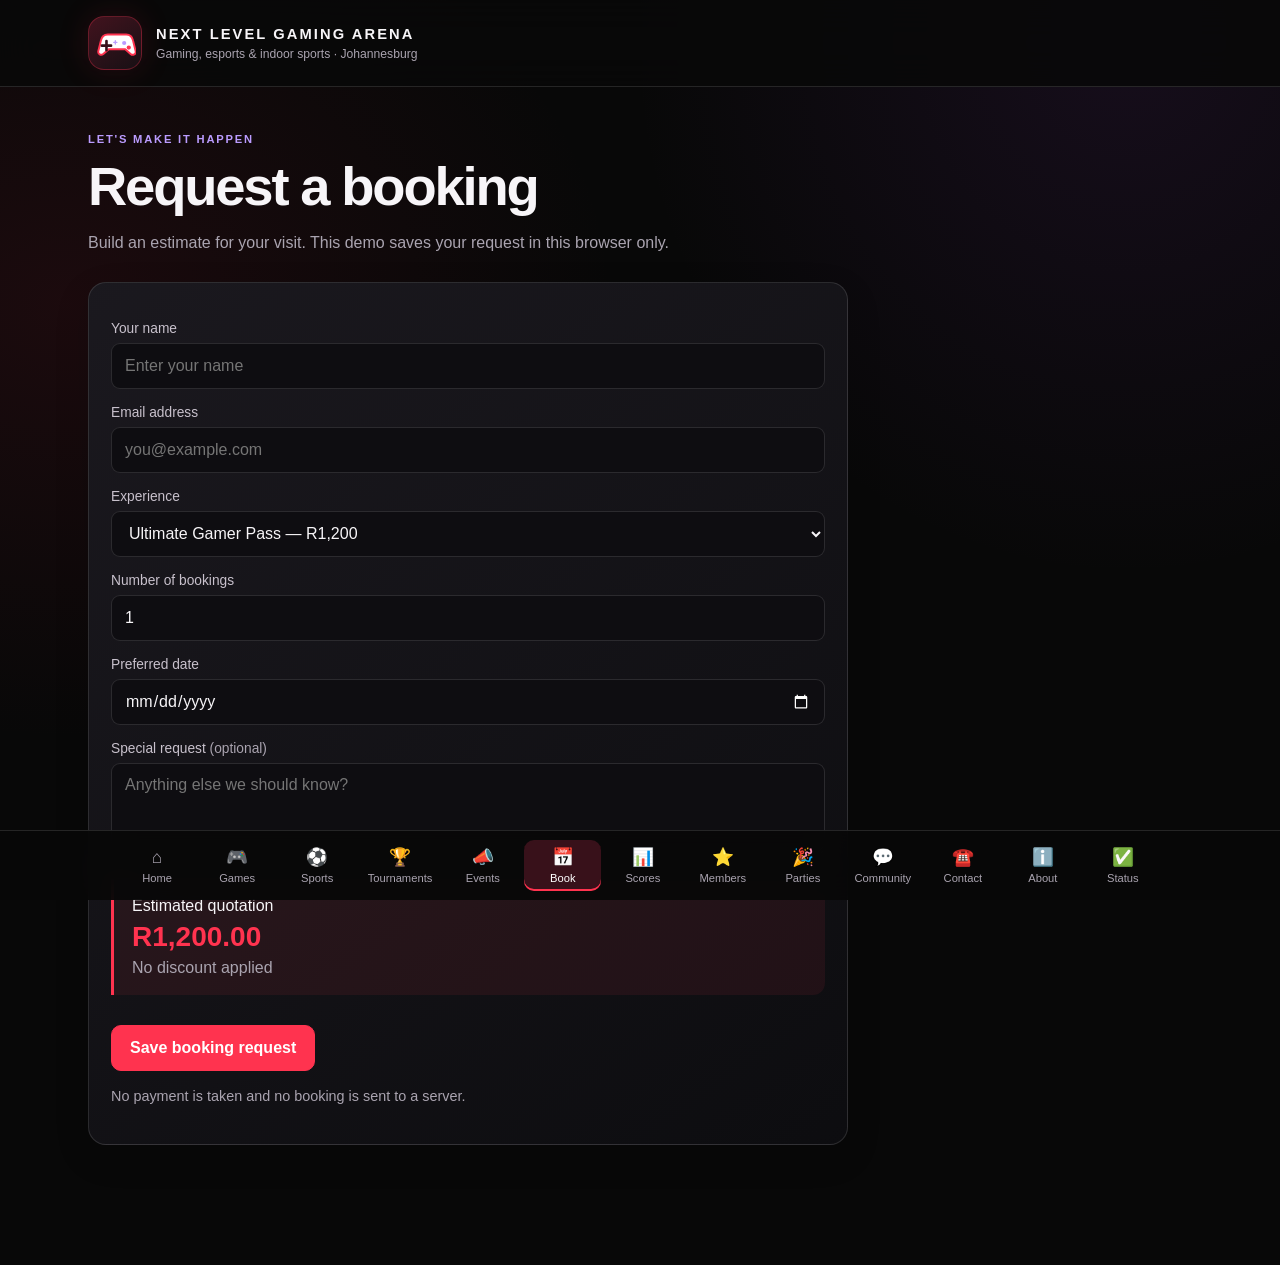
<file: pages/book.html>
<!DOCTYPE html>
<html lang="en"><head><meta charset="UTF-8"><meta name="viewport" content="width=device-width, initial-scale=1"><meta name="theme-color" content="#080808"><title>Book an Experience · Next Level Gaming Arena</title><link rel="stylesheet" href="../assets/arena.css"></head><body data-page="book" data-root="../"><header class="site-header"><a class="brand" href="../index.html"><span class="logo" aria-hidden="true"><svg viewBox="0 0 64 64"><path d="M18 19h28c5.6 0 9.2 3.4 10.4 9l4 16.3c1.1 4.5-4.1 7.4-7.6 4.3l-8.2-7.2H19.4l-8.2 7.2c-3.5 3.1-8.7.2-7.6-4.3l4-16.3c1.2-5.6 4.8-9 10.4-9Z" transform="translate(3 0)" fill="#fff" stroke="#ff334f" stroke-width="3" stroke-linejoin="round"/><path d="M19 29v14m-7-7h14" stroke="#38111a" stroke-width="4" stroke-linecap="round"/><circle cx="46" cy="32" r="3.2" fill="#bb9cff"/><circle cx="53" cy="39" r="3.2" fill="#ff334f"/><path d="M30 31h5m-2.5-2.5v5" stroke="#bb9cff" stroke-width="2" stroke-linecap="round"/></svg></span><span><strong>NEXT LEVEL GAMING ARENA</strong><small>Gaming, esports & indoor sports · Johannesburg</small></span></a></header><main class="page-shell"><header class="page-heading"><span class="eyebrow">LET'S MAKE IT HAPPEN</span><h1>Request a booking</h1><p>Build an estimate for your visit. This demo saves your request in this browser only.</p></header><form class="card form-card" id="booking-form"><div class="field"><label for="name">Your name</label><input id="name" name="name" autocomplete="name" required maxlength="80" placeholder="Enter your name"></div><div class="field"><label for="email">Email address</label><input id="email" name="email" type="email" autocomplete="email" required placeholder="you@example.com"></div><div class="field"><label for="experience">Experience</label><select id="experience" name="experience" required><option value="gamer-pass" data-price="1200">Ultimate Gamer Pass — R1,200</option><option value="vip" data-price="1800">VIP Gaming Experience — R1,800</option><option value="esports-training" data-price="1500">Esports Training — R1,500</option><option value="birthday" data-price="2500">Birthday Party — R2,500</option><option value="vr" data-price="750">Virtual Reality — R750</option><option value="racing-simulator" data-price="750">Racing Simulator — R750</option><option value="escape-room" data-price="750">Escape Room — R750</option><option value="football" data-price="1200">5-a-Side Football — R1,200 / hour</option><option value="basketball" data-price="900">Half-Court Hoops — R900 / hour</option><option value="padel" data-price="1000">Padel Court — R1,000 / hour</option></select></div><div class="field"><label for="qty">Number of bookings</label><input id="qty" name="quantity" type="number" min="1" max="20" value="1" required></div><div class="field"><label for="date">Preferred date</label><input id="date" name="date" type="date" required></div><div class="field"><label for="request">Special request <span class="muted">(optional)</span></label><textarea id="request" name="request" maxlength="500" placeholder="Anything else we should know?"></textarea></div><div class="quote"><span>Estimated quotation</span><strong id="total">R1,200.00</strong><span class="muted" id="discount">No discount applied</span></div><button class="button" type="submit">Save booking request</button><p class="muted">No payment is taken and no booking is sent to a server.</p></form></main><nav class="bottom-nav" id="bottom-nav" aria-label="Main navigation"></nav><script src="../assets/arena.js" defer></script></body></html>
</file>
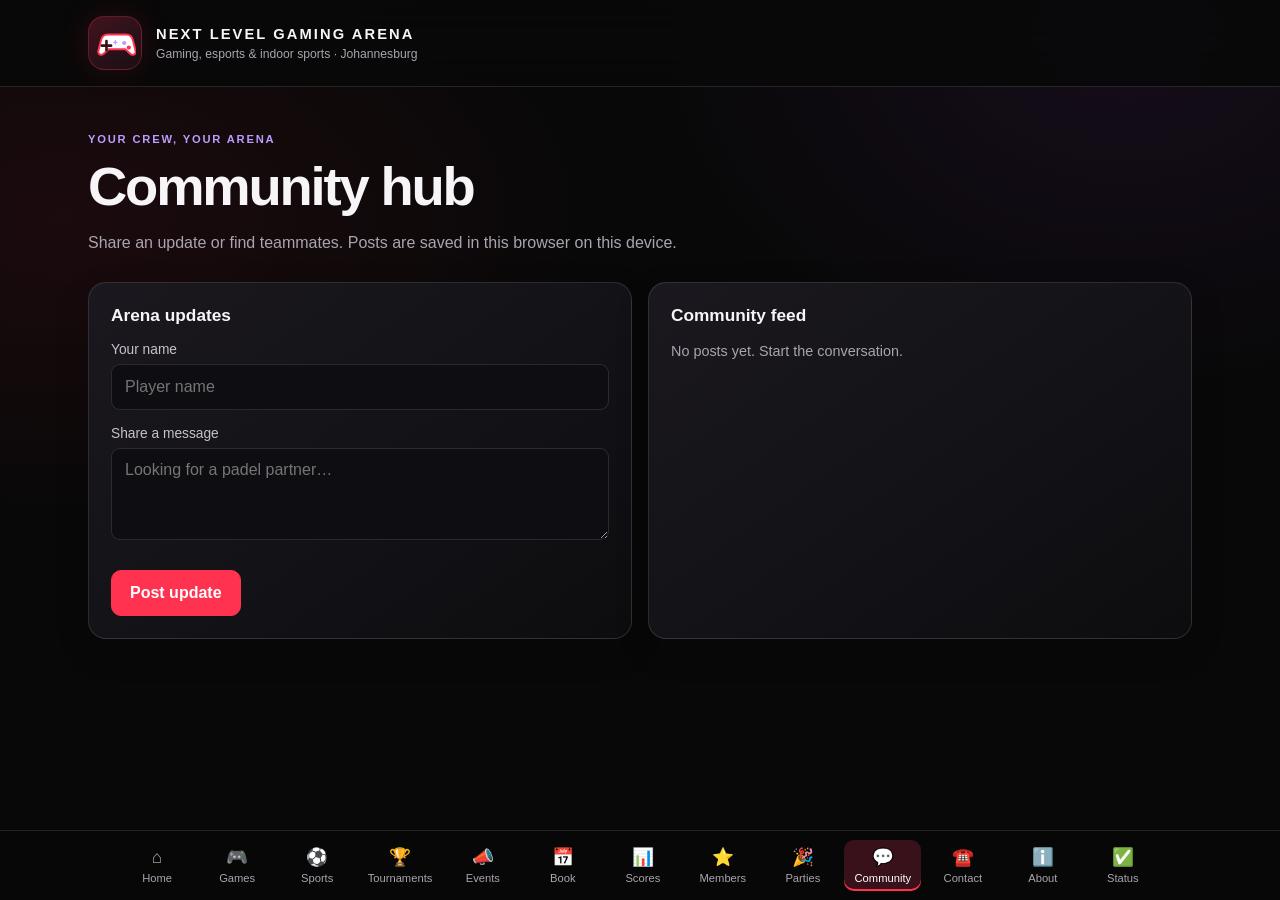
<file: pages/community.html>
<!DOCTYPE html>
<html lang="en"><head><meta charset="UTF-8"><meta name="viewport" content="width=device-width, initial-scale=1"><meta name="theme-color" content="#080808"><title>Community Hub · Next Level Gaming Arena</title><link rel="stylesheet" href="../assets/arena.css"></head><body data-page="community" data-root="../"><header class="site-header"><a class="brand" href="../index.html"><span class="logo" aria-hidden="true"><svg viewBox="0 0 64 64"><path d="M18 19h28c5.6 0 9.2 3.4 10.4 9l4 16.3c1.1 4.5-4.1 7.4-7.6 4.3l-8.2-7.2H19.4l-8.2 7.2c-3.5 3.1-8.7.2-7.6-4.3l4-16.3c1.2-5.6 4.8-9 10.4-9Z" transform="translate(3 0)" fill="#fff" stroke="#ff334f" stroke-width="3" stroke-linejoin="round"/><path d="M19 29v14m-7-7h14" stroke="#38111a" stroke-width="4" stroke-linecap="round"/><circle cx="46" cy="32" r="3.2" fill="#bb9cff"/><circle cx="53" cy="39" r="3.2" fill="#ff334f"/><path d="M30 31h5m-2.5-2.5v5" stroke="#bb9cff" stroke-width="2" stroke-linecap="round"/></svg></span><span><strong>NEXT LEVEL GAMING ARENA</strong><small>Gaming, esports & indoor sports · Johannesburg</small></span></a></header><main class="page-shell"><header class="page-heading"><span class="eyebrow">YOUR CREW, YOUR ARENA</span><h1>Community hub</h1><p>Share an update or find teammates. Posts are saved in this browser on this device.</p></header><section class="content-grid"><form class="card" id="community-form"><h2>Arena updates</h2><div class="field"><label for="community-name">Your name</label><input id="community-name" name="name" required maxlength="30" placeholder="Player name"></div><div class="field"><label for="community-message">Share a message</label><textarea id="community-message" name="message" required maxlength="180" placeholder="Looking for a padel partner…"></textarea></div><button class="button" type="submit">Post update</button></form><section class="card"><h2>Community feed</h2><div id="community-feed" aria-live="polite"></div></section></section></main><nav class="bottom-nav" id="bottom-nav" aria-label="Main navigation"></nav><script src="../assets/arena.js" defer></script></body></html>
</file>
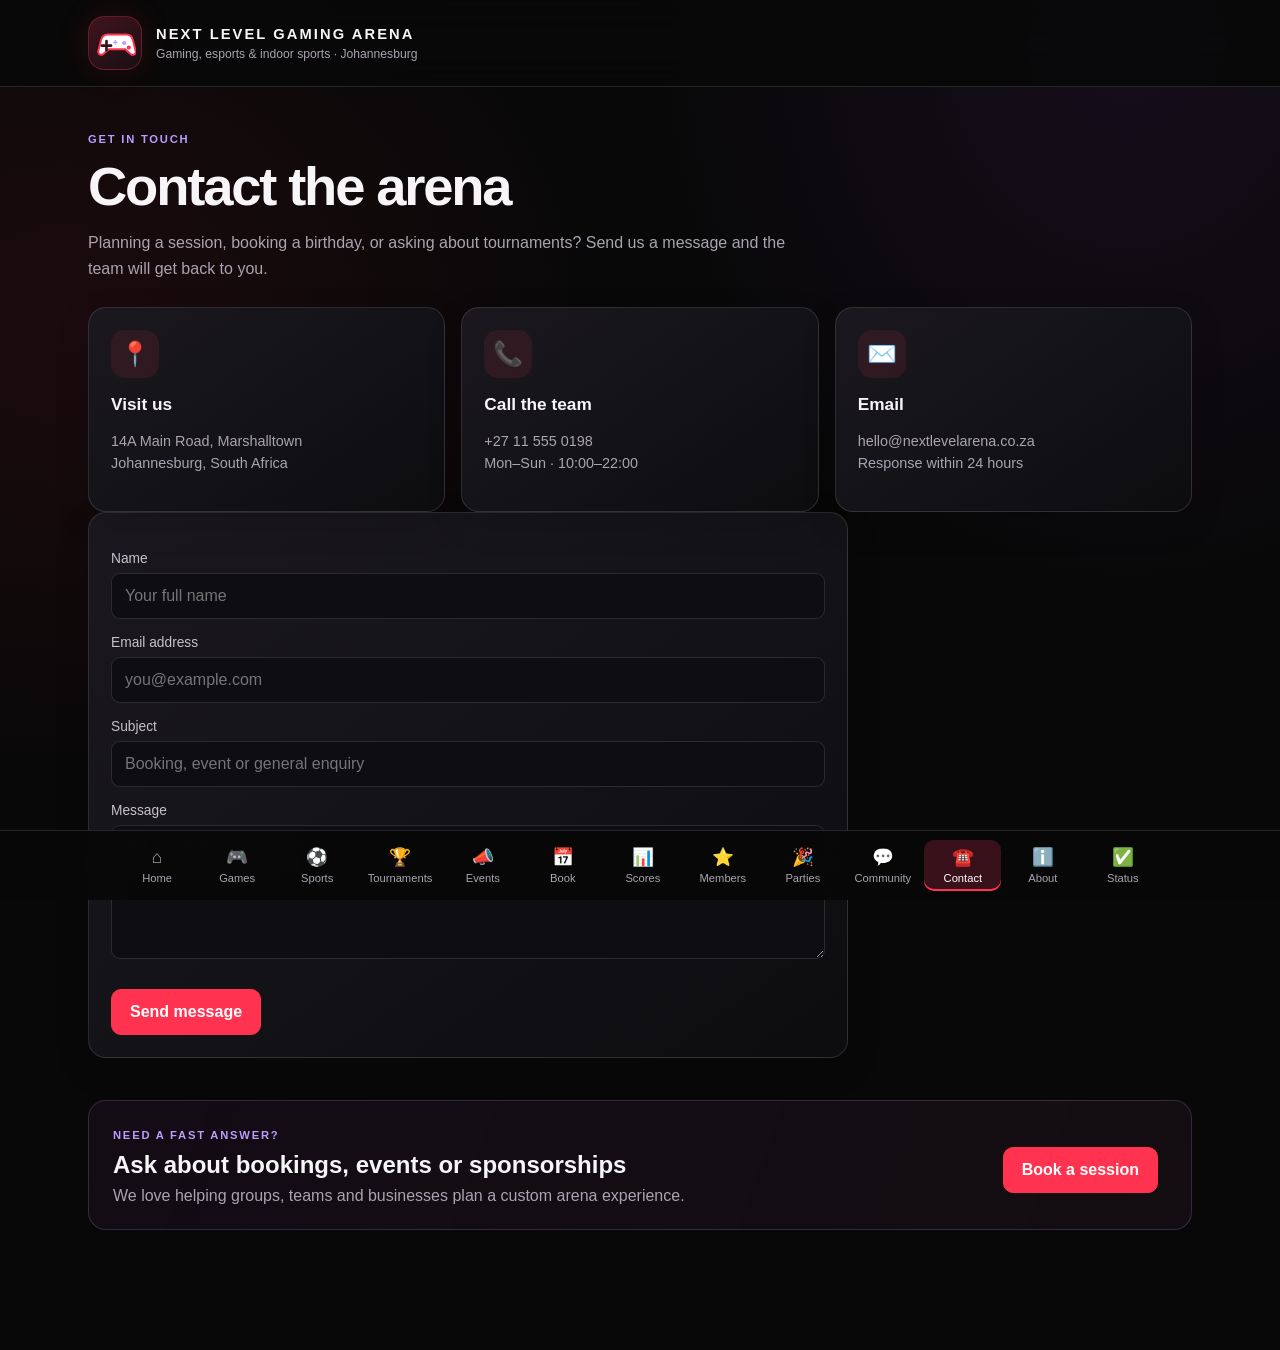
<file: pages/contact.html>
<!DOCTYPE html>
<html lang="en">
<head>
    <meta charset="UTF-8">
    <meta name="viewport" content="width=device-width, initial-scale=1.0">
    <meta name="theme-color" content="#080808">
    <title>Contact · Next Level Gaming Arena</title>
    <link rel="stylesheet" href="../assets/arena.css">
</head>
<body data-page="contact" data-root="../">
    <header class="site-header">
        <a class="brand" href="../index.html" aria-label="Next Level Gaming Arena home">
            <span class="logo" aria-hidden="true"><svg viewBox="0 0 64 64"><path d="M18 19h28c5.6 0 9.2 3.4 10.4 9l4 16.3c1.1 4.5-4.1 7.4-7.6 4.3l-8.2-7.2H19.4l-8.2 7.2c-3.5 3.1-8.7.2-7.6-4.3l4-16.3c1.2-5.6 4.8-9 10.4-9Z" transform="translate(3 0)" fill="#fff" stroke="#ff334f" stroke-width="3" stroke-linejoin="round"/><path d="M19 29v14m-7-7h14" stroke="#38111a" stroke-width="4" stroke-linecap="round"/><circle cx="46" cy="32" r="3.2" fill="#bb9cff"/><circle cx="53" cy="39" r="3.2" fill="#ff334f"/><path d="M30 31h5m-2.5-2.5v5" stroke="#bb9cff" stroke-width="2" stroke-linecap="round"/></svg></span>
            <span><strong>NEXT LEVEL GAMING ARENA</strong><small>Gaming, esports & indoor sports · Johannesburg</small></span>
        </a>
    </header>

    <main class="page-shell">
        <header class="page-heading">
            <span class="eyebrow">GET IN TOUCH</span>
            <h1>Contact the arena</h1>
            <p>Planning a session, booking a birthday, or asking about tournaments? Send us a message and the team will get back to you.</p>
        </header>

        <section class="card-grid">
            <article class="card">
                <span class="card-icon">📍</span>
                <h2>Visit us</h2>
                <p>14A Main Road, Marshalltown<br>Johannesburg, South Africa</p>
            </article>
            <article class="card">
                <span class="card-icon">📞</span>
                <h2>Call the team</h2>
                <p><a href="tel:+27115550198" aria-label="Call Next Level Gaming Arena on +27 11 555 0198">+27 11 555 0198</a><br>Mon–Sun · 10:00–22:00</p>
            </article>
            <article class="card">
                <span class="card-icon">✉️</span>
                <h2>Email</h2>
                <p>hello@nextlevelarena.co.za<br>Response within 24 hours</p>
            </article>
        </section>

        <section class="card form-card">
            <form>
                <div class="field">
                    <label for="contact-name">Name</label>
                    <input id="contact-name" name="name" type="text" autocomplete="name" required placeholder="Your full name">
                </div>
                <div class="field">
                    <label for="contact-email">Email address</label>
                    <input id="contact-email" name="email" type="email" autocomplete="email" required placeholder="you@example.com">
                </div>
                <div class="field">
                    <label for="contact-subject">Subject</label>
                    <input id="contact-subject" name="subject" type="text" required placeholder="Booking, event or general enquiry">
                </div>
                <div class="field">
                    <label for="contact-message">Message</label>
                    <textarea id="contact-message" name="message" rows="6" required placeholder="Tell us what you need..."></textarea>
                </div>
                <button class="button" type="submit">Send message</button>
            </form>
        </section>

        <aside class="callout">
            <div>
                <span class="eyebrow">NEED A FAST ANSWER?</span>
                <h2>Ask about bookings, events or sponsorships</h2>
                <p>We love helping groups, teams and businesses plan a custom arena experience.</p>
            </div>
            <a class="button" href="book.html">Book a session</a>
        </aside>
    </main>

    <nav class="bottom-nav" id="bottom-nav" aria-label="Main navigation"></nav>
    <script src="../assets/arena.js" defer></script>
</body>
</html>
</file>
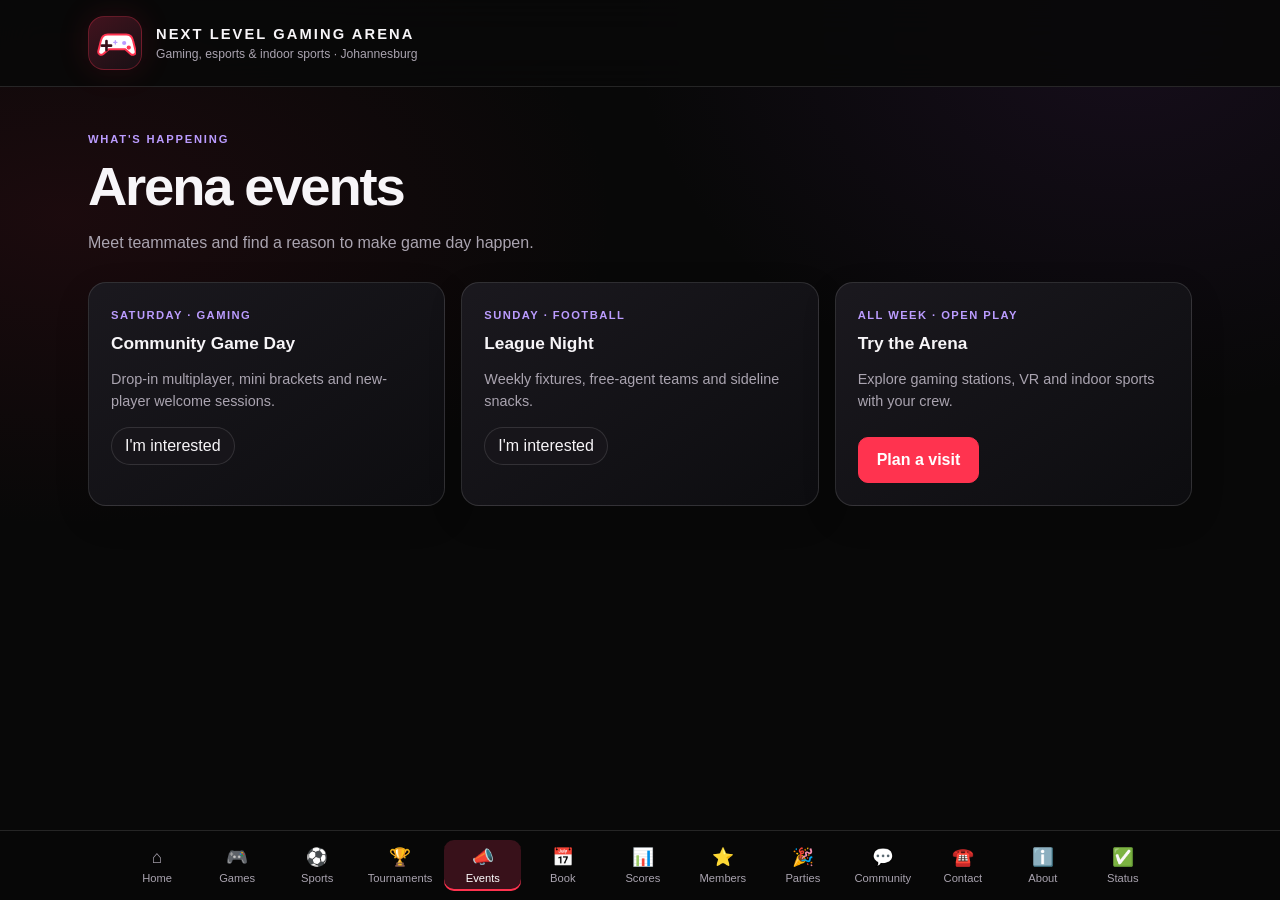
<file: pages/events.html>
<!DOCTYPE html>
<html lang="en"><head><meta charset="UTF-8"><meta name="viewport" content="width=device-width, initial-scale=1"><meta name="theme-color" content="#080808"><title>Arena Events · Next Level Gaming Arena</title><link rel="stylesheet" href="../assets/arena.css"></head><body data-page="events" data-root="../"><header class="site-header"><a class="brand" href="../index.html"><span class="logo" aria-hidden="true"><svg viewBox="0 0 64 64"><path d="M18 19h28c5.6 0 9.2 3.4 10.4 9l4 16.3c1.1 4.5-4.1 7.4-7.6 4.3l-8.2-7.2H19.4l-8.2 7.2c-3.5 3.1-8.7.2-7.6-4.3l4-16.3c1.2-5.6 4.8-9 10.4-9Z" transform="translate(3 0)" fill="#fff" stroke="#ff334f" stroke-width="3" stroke-linejoin="round"/><path d="M19 29v14m-7-7h14" stroke="#38111a" stroke-width="4" stroke-linecap="round"/><circle cx="46" cy="32" r="3.2" fill="#bb9cff"/><circle cx="53" cy="39" r="3.2" fill="#ff334f"/><path d="M30 31h5m-2.5-2.5v5" stroke="#bb9cff" stroke-width="2" stroke-linecap="round"/></svg></span><span><strong>NEXT LEVEL GAMING ARENA</strong><small>Gaming, esports & indoor sports · Johannesburg</small></span></a></header><main class="page-shell"><header class="page-heading"><span class="eyebrow">WHAT'S HAPPENING</span><h1>Arena events</h1><p>Meet teammates and find a reason to make game day happen.</p></header><section class="card-grid"><article class="card"><span class="tag">Saturday · Gaming</span><h2>Community Game Day</h2><p>Drop-in multiplayer, mini brackets and new-player welcome sessions.</p><button class="outline-button" data-signup="game-day" data-label="I'm interested" aria-pressed="false">I'm interested</button></article><article class="card"><span class="tag">Sunday · Football</span><h2>League Night</h2><p>Weekly fixtures, free-agent teams and sideline snacks.</p><button class="outline-button" data-signup="league-night" data-label="I'm interested" aria-pressed="false">I'm interested</button></article><article class="card"><span class="tag">All week · Open play</span><h2>Try the Arena</h2><p>Explore gaming stations, VR and indoor sports with your crew.</p><a class="button" href="book.html">Plan a visit</a></article></section><p id="signup-status" class="status" aria-live="polite"></p></main><nav class="bottom-nav" id="bottom-nav" aria-label="Main navigation"></nav><script src="../assets/arena.js" defer></script></body></html>
</file>
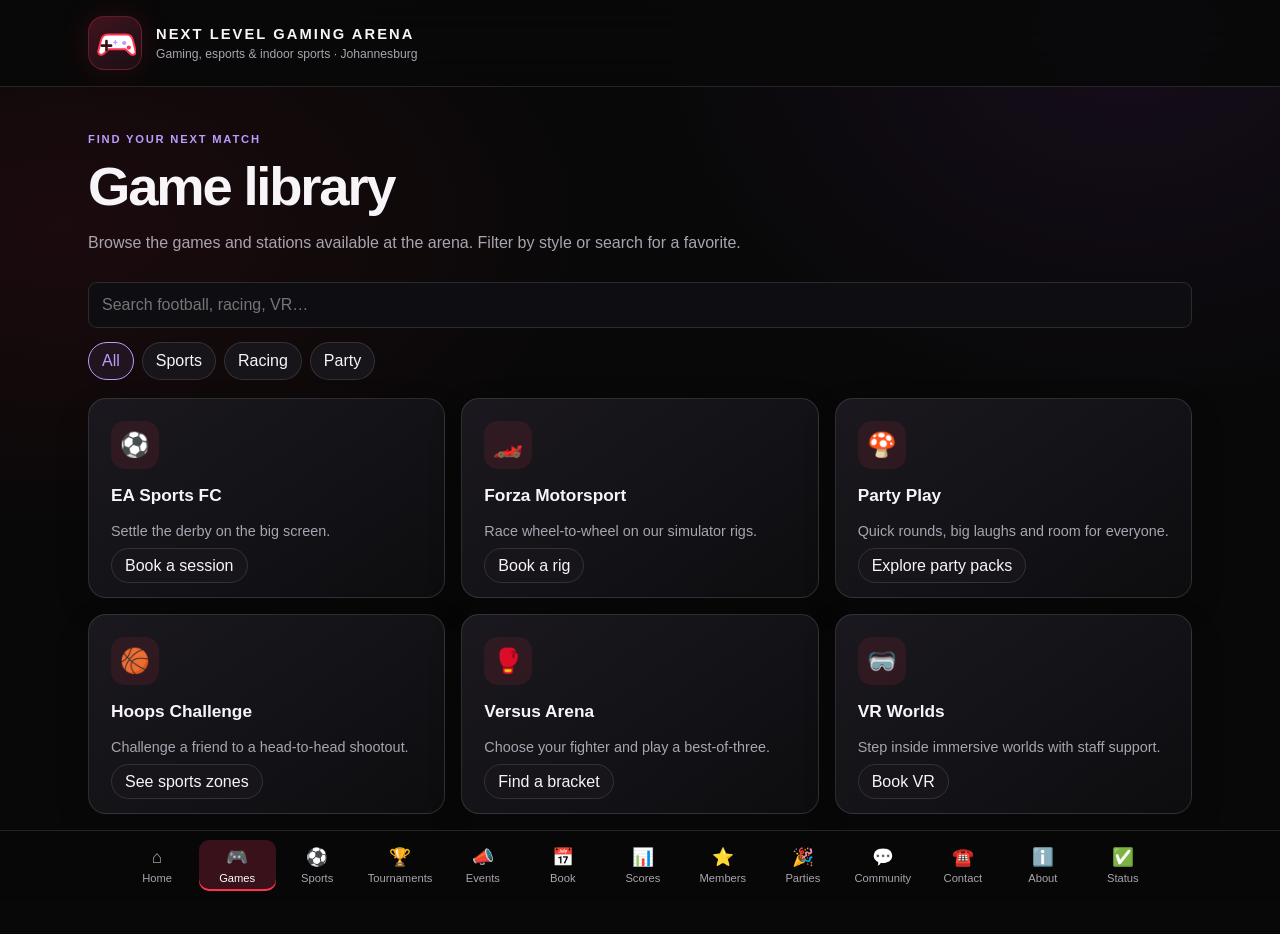
<file: pages/games.html>
<!DOCTYPE html>
<html lang="en"><head><meta charset="UTF-8"><meta name="viewport" content="width=device-width, initial-scale=1"><meta name="theme-color" content="#080808"><title>Game Library · Next Level Gaming Arena</title><link rel="stylesheet" href="../assets/arena.css"></head>
<body data-page="games" data-root="../"><header class="site-header"><a class="brand" href="../index.html"><span class="logo" aria-hidden="true"><svg viewBox="0 0 64 64"><path d="M18 19h28c5.6 0 9.2 3.4 10.4 9l4 16.3c1.1 4.5-4.1 7.4-7.6 4.3l-8.2-7.2H19.4l-8.2 7.2c-3.5 3.1-8.7.2-7.6-4.3l4-16.3c1.2-5.6 4.8-9 10.4-9Z" transform="translate(3 0)" fill="#fff" stroke="#ff334f" stroke-width="3" stroke-linejoin="round"/><path d="M19 29v14m-7-7h14" stroke="#38111a" stroke-width="4" stroke-linecap="round"/><circle cx="46" cy="32" r="3.2" fill="#bb9cff"/><circle cx="53" cy="39" r="3.2" fill="#ff334f"/><path d="M30 31h5m-2.5-2.5v5" stroke="#bb9cff" stroke-width="2" stroke-linecap="round"/></svg></span><span><strong>NEXT LEVEL GAMING ARENA</strong><small>Gaming, esports & indoor sports · Johannesburg</small></span></a></header>
<main class="page-shell"><header class="page-heading"><span class="eyebrow">FIND YOUR NEXT MATCH</span><h1>Game library</h1><p>Browse the games and stations available at the arena. Filter by style or search for a favorite.</p></header><label class="screen-reader-only" for="game-search">Search games</label><input id="game-search" type="search" placeholder="Search football, racing, VR…"><div class="chip-row"><button class="chip active" data-filter="all">All</button><button class="chip" data-filter="sports">Sports</button><button class="chip" data-filter="racing">Racing</button><button class="chip" data-filter="party">Party</button></div><section class="card-grid"><article class="card" data-game-category="sports" data-search="football soccer fc sports"><span class="card-icon">⚽</span><h2>EA Sports FC</h2><p>Settle the derby on the big screen.</p><a class="outline-button" href="book.html?experience=gamer-pass">Book a session</a></article><article class="card" data-game-category="racing" data-search="racing forza cars simulator"><span class="card-icon">🏎️</span><h2>Forza Motorsport</h2><p>Race wheel-to-wheel on our simulator rigs.</p><a class="outline-button" href="book.html?experience=racing-simulator">Book a rig</a></article><article class="card" data-game-category="party" data-search="party family fun multiplayer"><span class="card-icon">🍄</span><h2>Party Play</h2><p>Quick rounds, big laughs and room for everyone.</p><a class="outline-button" href="parties.html">Explore party packs</a></article><article class="card" data-game-category="sports" data-search="basketball hoops nba"><span class="card-icon">🏀</span><h2>Hoops Challenge</h2><p>Challenge a friend to a head-to-head shootout.</p><a class="outline-button" href="sports.html">See sports zones</a></article><article class="card" data-game-category="party" data-search="fighting tournament versus combat"><span class="card-icon">🥊</span><h2>Versus Arena</h2><p>Choose your fighter and play a best-of-three.</p><a class="outline-button" href="tournaments.html">Find a bracket</a></article><article class="card" data-game-category="racing" data-search="vr virtual reality adventure"><span class="card-icon">🥽</span><h2>VR Worlds</h2><p>Step inside immersive worlds with staff support.</p><a class="outline-button" href="book.html?experience=vr">Book VR</a></article></section><p id="game-empty" class="status" hidden>No games match your search. Try another title.</p></main><nav class="bottom-nav" id="bottom-nav" aria-label="Main navigation"></nav><script src="../assets/arena.js" defer></script></body></html>
</file>
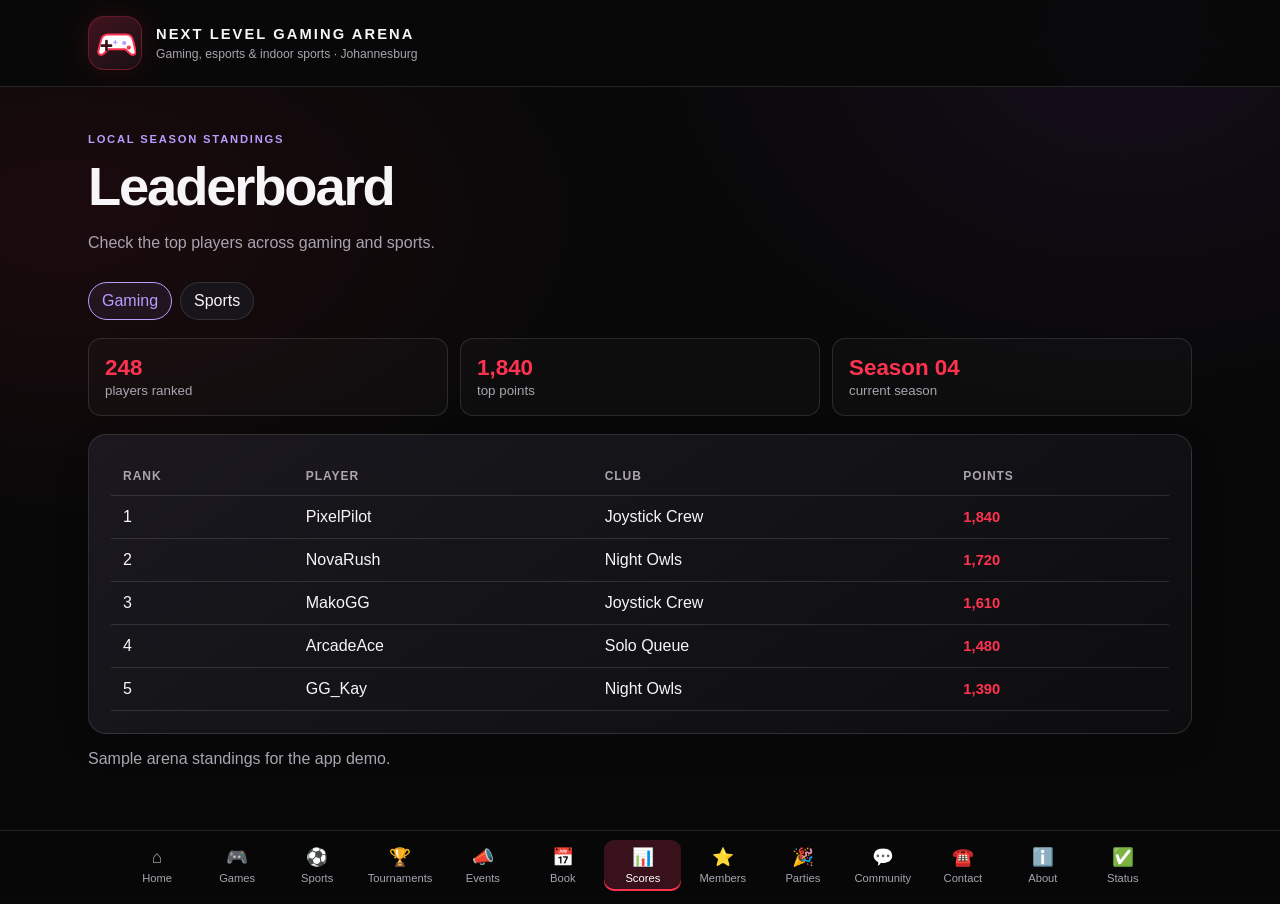
<file: pages/leaderboard.html>
<!DOCTYPE html>
<html lang="en"><head><meta charset="UTF-8"><meta name="viewport" content="width=device-width, initial-scale=1"><meta name="theme-color" content="#080808"><title>Leaderboard · Next Level Gaming Arena</title><link rel="stylesheet" href="../assets/arena.css"></head><body data-page="leaderboard" data-root="../"><header class="site-header"><a class="brand" href="../index.html"><span class="logo" aria-hidden="true"><svg viewBox="0 0 64 64"><path d="M18 19h28c5.6 0 9.2 3.4 10.4 9l4 16.3c1.1 4.5-4.1 7.4-7.6 4.3l-8.2-7.2H19.4l-8.2 7.2c-3.5 3.1-8.7.2-7.6-4.3l4-16.3c1.2-5.6 4.8-9 10.4-9Z" transform="translate(3 0)" fill="#fff" stroke="#ff334f" stroke-width="3" stroke-linejoin="round"/><path d="M19 29v14m-7-7h14" stroke="#38111a" stroke-width="4" stroke-linecap="round"/><circle cx="46" cy="32" r="3.2" fill="#bb9cff"/><circle cx="53" cy="39" r="3.2" fill="#ff334f"/><path d="M30 31h5m-2.5-2.5v5" stroke="#bb9cff" stroke-width="2" stroke-linecap="round"/></svg></span><span><strong>NEXT LEVEL GAMING ARENA</strong><small>Gaming, esports & indoor sports · Johannesburg</small></span></a></header><main class="page-shell"><header class="page-heading"><span class="eyebrow">LOCAL SEASON STANDINGS</span><h1>Leaderboard</h1><p>Check the top players across gaming and sports.</p></header><div class="chip-row"><button class="chip active" data-ranking="gaming">Gaming</button><button class="chip" data-ranking="sports">Sports</button></div><section class="stats"><div class="stat"><strong id="leader-count">248</strong><small>players ranked</small></div><div class="stat"><strong id="leader-top">1,840</strong><small>top points</small></div><div class="stat"><strong>Season 04</strong><small>current season</small></div></section><div class="card table-wrap"><table><thead><tr><th>Rank</th><th>Player</th><th>Club</th><th>Points</th></tr></thead><tbody id="leader-rows"></tbody></table></div><p class="muted">Sample arena standings for the app demo.</p></main><nav class="bottom-nav" id="bottom-nav" aria-label="Main navigation"></nav><script src="../assets/arena.js" defer></script></body></html>
</file>
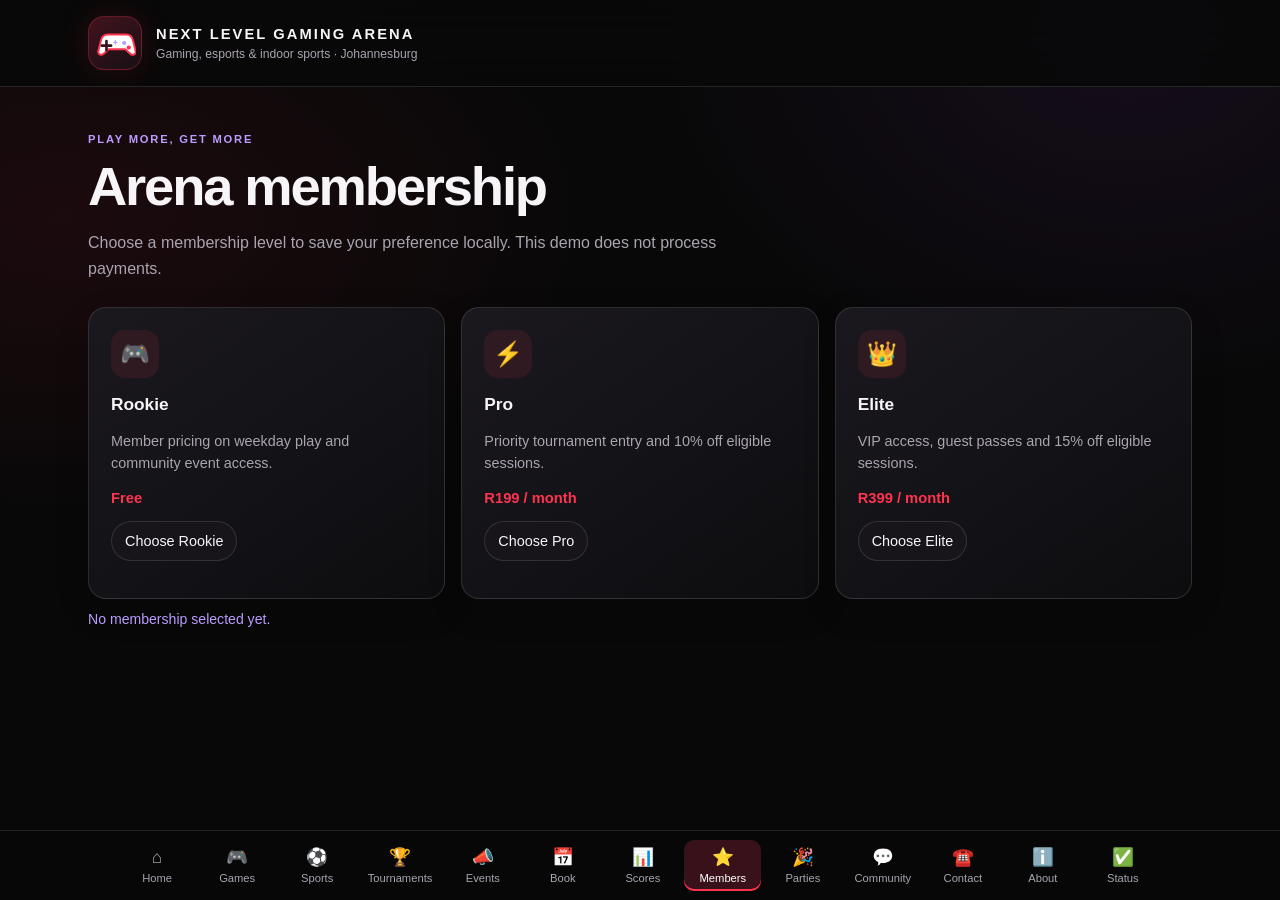
<file: pages/membership.html>
<!DOCTYPE html>
<html lang="en"><head><meta charset="UTF-8"><meta name="viewport" content="width=device-width, initial-scale=1"><meta name="theme-color" content="#080808"><title>Membership · Next Level Gaming Arena</title><link rel="stylesheet" href="../assets/arena.css"></head><body data-page="membership" data-root="../"><header class="site-header"><a class="brand" href="../index.html"><span class="logo" aria-hidden="true"><svg viewBox="0 0 64 64"><path d="M18 19h28c5.6 0 9.2 3.4 10.4 9l4 16.3c1.1 4.5-4.1 7.4-7.6 4.3l-8.2-7.2H19.4l-8.2 7.2c-3.5 3.1-8.7.2-7.6-4.3l4-16.3c1.2-5.6 4.8-9 10.4-9Z" transform="translate(3 0)" fill="#fff" stroke="#ff334f" stroke-width="3" stroke-linejoin="round"/><path d="M19 29v14m-7-7h14" stroke="#38111a" stroke-width="4" stroke-linecap="round"/><circle cx="46" cy="32" r="3.2" fill="#bb9cff"/><circle cx="53" cy="39" r="3.2" fill="#ff334f"/><path d="M30 31h5m-2.5-2.5v5" stroke="#bb9cff" stroke-width="2" stroke-linecap="round"/></svg></span><span><strong>NEXT LEVEL GAMING ARENA</strong><small>Gaming, esports & indoor sports · Johannesburg</small></span></a></header><main class="page-shell"><header class="page-heading"><span class="eyebrow">PLAY MORE, GET MORE</span><h1>Arena membership</h1><p>Choose a membership level to save your preference locally. This demo does not process payments.</p></header><section class="card-grid"><article class="card plan-card"><span class="card-icon">🎮</span><h2>Rookie</h2><p>Member pricing on weekday play and community event access.</p><strong class="price">Free</strong><p><button class="outline-button" data-plan="rookie">Choose Rookie</button></p></article><article class="card plan-card"><span class="card-icon">⚡</span><h2>Pro</h2><p>Priority tournament entry and 10% off eligible sessions.</p><strong class="price">R199 / month</strong><p><button class="outline-button" data-plan="pro">Choose Pro</button></p></article><article class="card plan-card"><span class="card-icon">👑</span><h2>Elite</h2><p>VIP access, guest passes and 15% off eligible sessions.</p><strong class="price">R399 / month</strong><p><button class="outline-button" data-plan="elite">Choose Elite</button></p></article></section><p id="plan-status" class="status" aria-live="polite">No membership selected yet.</p></main><nav class="bottom-nav" id="bottom-nav" aria-label="Main navigation"></nav><script src="../assets/arena.js" defer></script></body></html>
</file>
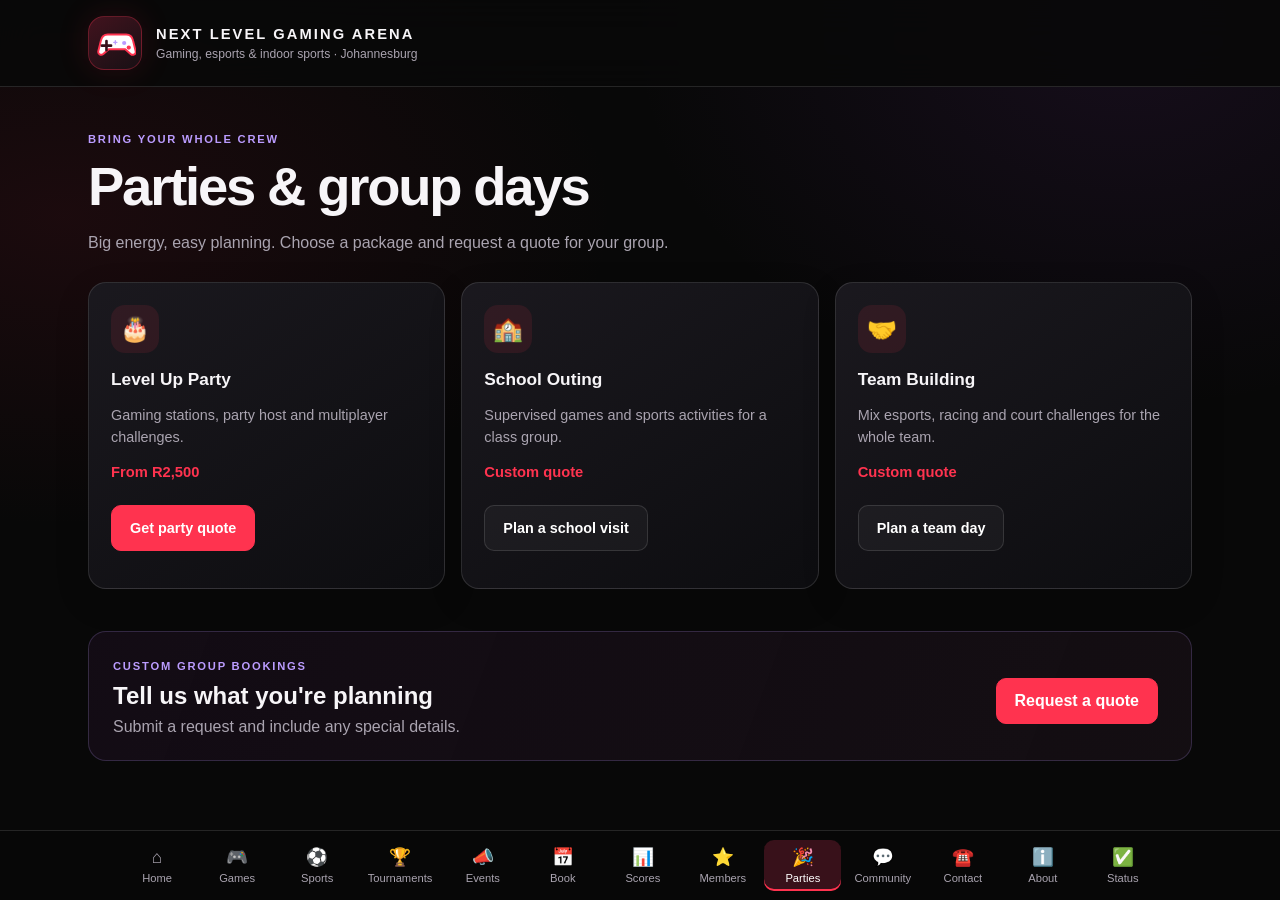
<file: pages/parties.html>
<!DOCTYPE html>
<html lang="en"><head><meta charset="UTF-8"><meta name="viewport" content="width=device-width, initial-scale=1"><meta name="theme-color" content="#080808"><title>Parties & Groups · Next Level Gaming Arena</title><link rel="stylesheet" href="../assets/arena.css"></head><body data-page="parties" data-root="../"><header class="site-header"><a class="brand" href="../index.html"><span class="logo" aria-hidden="true"><svg viewBox="0 0 64 64"><path d="M18 19h28c5.6 0 9.2 3.4 10.4 9l4 16.3c1.1 4.5-4.1 7.4-7.6 4.3l-8.2-7.2H19.4l-8.2 7.2c-3.5 3.1-8.7.2-7.6-4.3l4-16.3c1.2-5.6 4.8-9 10.4-9Z" transform="translate(3 0)" fill="#fff" stroke="#ff334f" stroke-width="3" stroke-linejoin="round"/><path d="M19 29v14m-7-7h14" stroke="#38111a" stroke-width="4" stroke-linecap="round"/><circle cx="46" cy="32" r="3.2" fill="#bb9cff"/><circle cx="53" cy="39" r="3.2" fill="#ff334f"/><path d="M30 31h5m-2.5-2.5v5" stroke="#bb9cff" stroke-width="2" stroke-linecap="round"/></svg></span><span><strong>NEXT LEVEL GAMING ARENA</strong><small>Gaming, esports & indoor sports · Johannesburg</small></span></a></header><main class="page-shell"><header class="page-heading"><span class="eyebrow">BRING YOUR WHOLE CREW</span><h1>Parties & group days</h1><p>Big energy, easy planning. Choose a package and request a quote for your group.</p></header><section class="card-grid"><article class="card"><span class="card-icon">🎂</span><h2>Level Up Party</h2><p>Gaming stations, party host and multiplayer challenges.</p><strong class="price">From R2,500</strong><p><a class="button" href="book.html?experience=birthday">Get party quote</a></p></article><article class="card"><span class="card-icon">🏫</span><h2>School Outing</h2><p>Supervised games and sports activities for a class group.</p><strong class="price">Custom quote</strong><p><a class="button button-ghost" href="book.html">Plan a school visit</a></p></article><article class="card"><span class="card-icon">🤝</span><h2>Team Building</h2><p>Mix esports, racing and court challenges for the whole team.</p><strong class="price">Custom quote</strong><p><a class="button button-ghost" href="book.html">Plan a team day</a></p></article></section><aside class="callout"><div><span class="eyebrow">CUSTOM GROUP BOOKINGS</span><h2>Tell us what you're planning</h2><p>Submit a request and include any special details.</p></div><a class="button" href="book.html">Request a quote</a></aside></main><nav class="bottom-nav" id="bottom-nav" aria-label="Main navigation"></nav><script src="../assets/arena.js" defer></script></body></html>
</file>
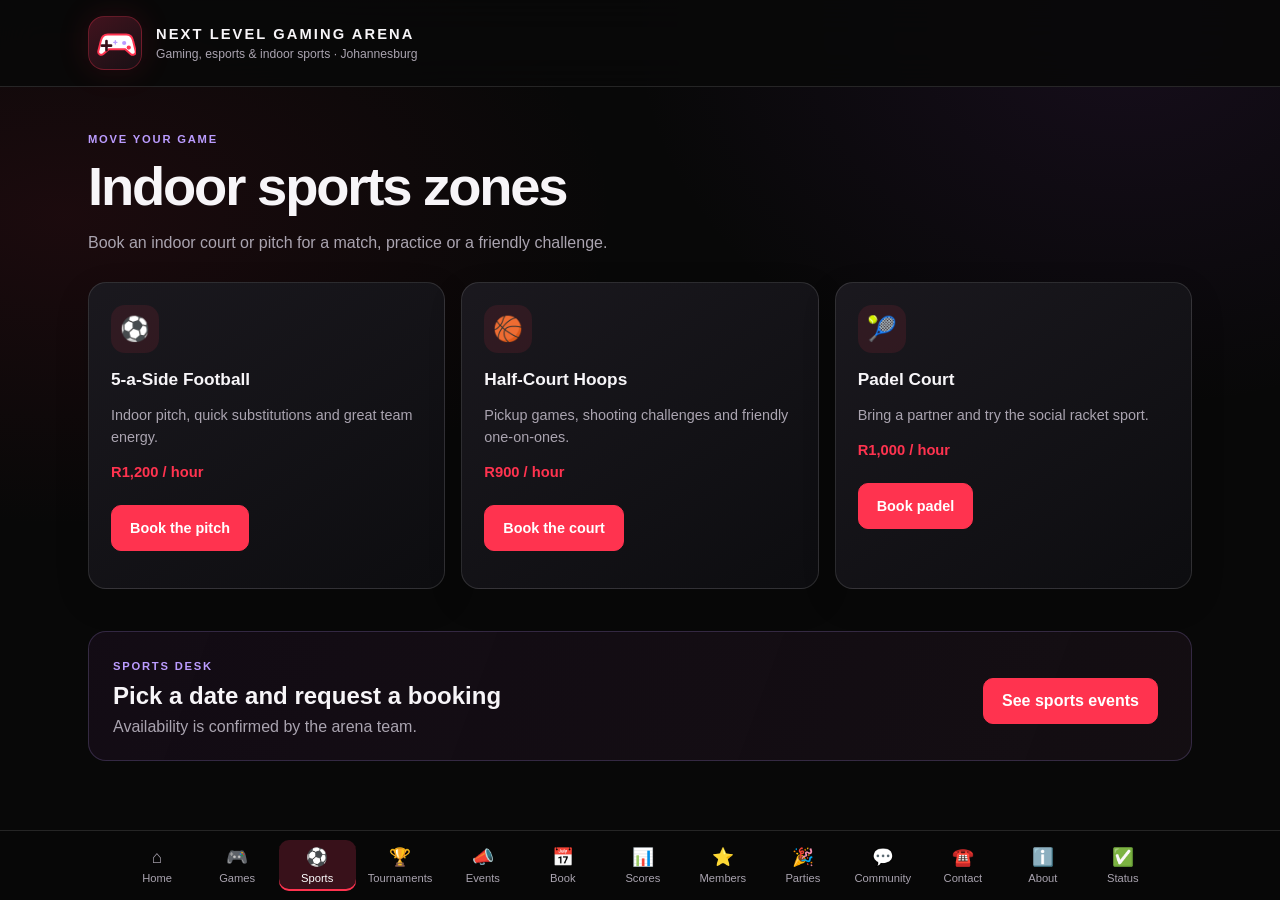
<file: pages/sports.html>
<!DOCTYPE html>
<html lang="en"><head><meta charset="UTF-8"><meta name="viewport" content="width=device-width, initial-scale=1"><meta name="theme-color" content="#080808"><title>Sports Zones · Next Level Gaming Arena</title><link rel="stylesheet" href="../assets/arena.css"></head><body data-page="sports" data-root="../"><header class="site-header"><a class="brand" href="../index.html"><span class="logo" aria-hidden="true"><svg viewBox="0 0 64 64"><path d="M18 19h28c5.6 0 9.2 3.4 10.4 9l4 16.3c1.1 4.5-4.1 7.4-7.6 4.3l-8.2-7.2H19.4l-8.2 7.2c-3.5 3.1-8.7.2-7.6-4.3l4-16.3c1.2-5.6 4.8-9 10.4-9Z" transform="translate(3 0)" fill="#fff" stroke="#ff334f" stroke-width="3" stroke-linejoin="round"/><path d="M19 29v14m-7-7h14" stroke="#38111a" stroke-width="4" stroke-linecap="round"/><circle cx="46" cy="32" r="3.2" fill="#bb9cff"/><circle cx="53" cy="39" r="3.2" fill="#ff334f"/><path d="M30 31h5m-2.5-2.5v5" stroke="#bb9cff" stroke-width="2" stroke-linecap="round"/></svg></span><span><strong>NEXT LEVEL GAMING ARENA</strong><small>Gaming, esports & indoor sports · Johannesburg</small></span></a></header><main class="page-shell"><header class="page-heading"><span class="eyebrow">MOVE YOUR GAME</span><h1>Indoor sports zones</h1><p>Book an indoor court or pitch for a match, practice or a friendly challenge.</p></header><section class="card-grid"><article class="card"><span class="card-icon">⚽</span><h2>5-a-Side Football</h2><p>Indoor pitch, quick substitutions and great team energy.</p><strong class="price">R1,200 / hour</strong><p><a class="button" href="book.html?experience=football">Book the pitch</a></p></article><article class="card"><span class="card-icon">🏀</span><h2>Half-Court Hoops</h2><p>Pickup games, shooting challenges and friendly one-on-ones.</p><strong class="price">R900 / hour</strong><p><a class="button" href="book.html?experience=basketball">Book the court</a></p></article><article class="card"><span class="card-icon">🎾</span><h2>Padel Court</h2><p>Bring a partner and try the social racket sport.</p><strong class="price">R1,000 / hour</strong><p><a class="button" href="book.html?experience=padel">Book padel</a></p></article></section><aside class="callout"><div><span class="eyebrow">SPORTS DESK</span><h2>Pick a date and request a booking</h2><p>Availability is confirmed by the arena team.</p></div><a class="button" href="events.html">See sports events</a></aside></main><nav class="bottom-nav" id="bottom-nav" aria-label="Main navigation"></nav><script src="../assets/arena.js" defer></script></body></html>
</file>
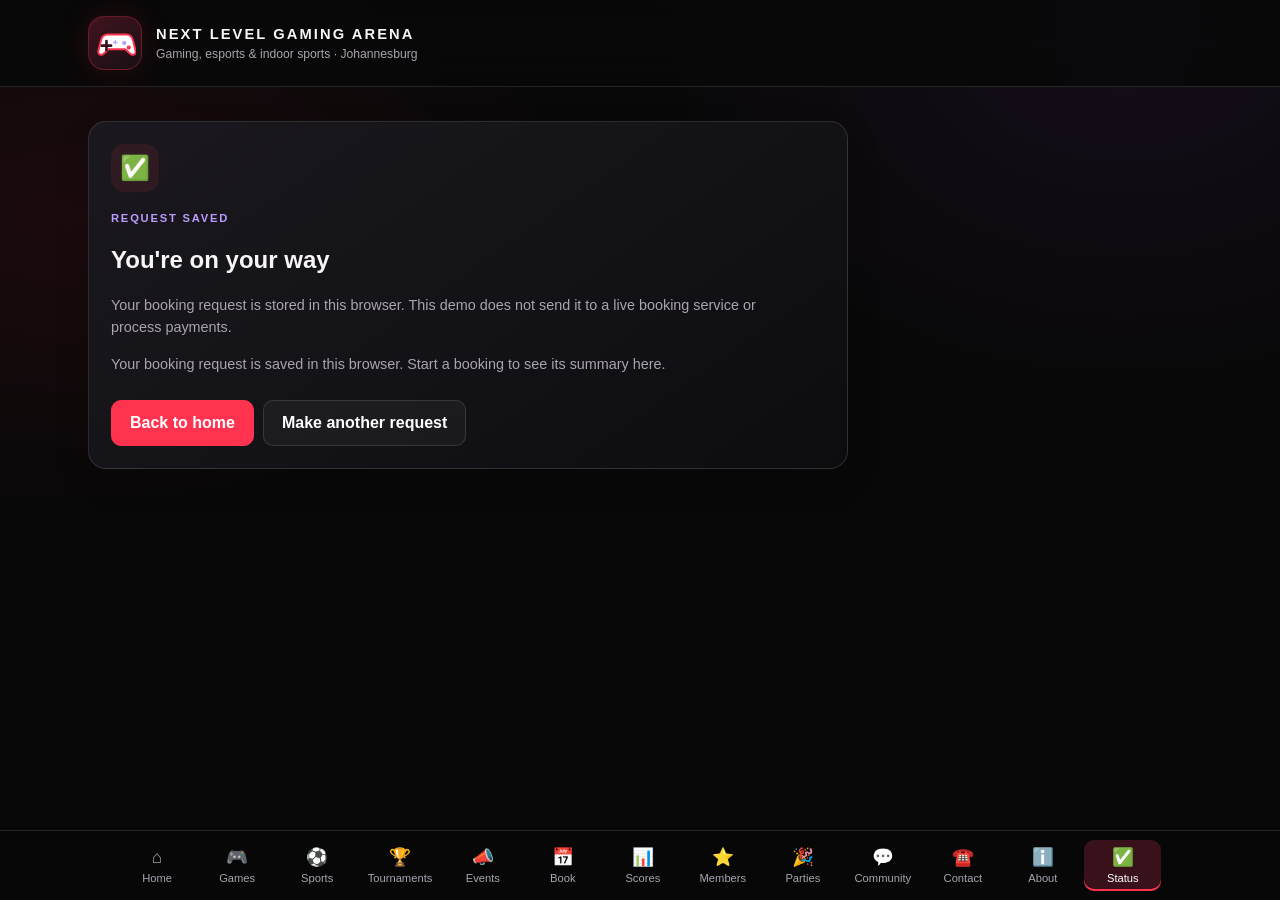
<file: pages/success.html>
<!DOCTYPE html>
<html lang="en"><head><meta charset="UTF-8"><meta name="viewport" content="width=device-width, initial-scale=1"><meta name="theme-color" content="#080808"><title>Booking Status · Next Level Gaming Arena</title><link rel="stylesheet" href="../assets/arena.css"></head><body data-page="success" data-root="../"><header class="site-header"><a class="brand" href="../index.html"><span class="logo" aria-hidden="true"><svg viewBox="0 0 64 64"><path d="M18 19h28c5.6 0 9.2 3.4 10.4 9l4 16.3c1.1 4.5-4.1 7.4-7.6 4.3l-8.2-7.2H19.4l-8.2 7.2c-3.5 3.1-8.7.2-7.6-4.3l4-16.3c1.2-5.6 4.8-9 10.4-9Z" transform="translate(3 0)" fill="#fff" stroke="#ff334f" stroke-width="3" stroke-linejoin="round"/><path d="M19 29v14m-7-7h14" stroke="#38111a" stroke-width="4" stroke-linecap="round"/><circle cx="46" cy="32" r="3.2" fill="#bb9cff"/><circle cx="53" cy="39" r="3.2" fill="#ff334f"/><path d="M30 31h5m-2.5-2.5v5" stroke="#bb9cff" stroke-width="2" stroke-linecap="round"/></svg></span><span><strong>NEXT LEVEL GAMING ARENA</strong><small>Gaming, esports & indoor sports · Johannesburg</small></span></a></header><main class="page-shell"><section class="card form-card"><span class="card-icon">✅</span><span class="eyebrow">REQUEST SAVED</span><h1>You're on your way</h1><p class="page-intro">Your booking request is stored in this browser. This demo does not send it to a live booking service or process payments.</p><div id="booking-summary"></div><a class="button" href="../index.html">Back to home</a><a class="button button-ghost" href="book.html">Make another request</a></section></main><nav class="bottom-nav" id="bottom-nav" aria-label="Main navigation"></nav><script src="../assets/arena.js" defer></script></body></html>
</file>
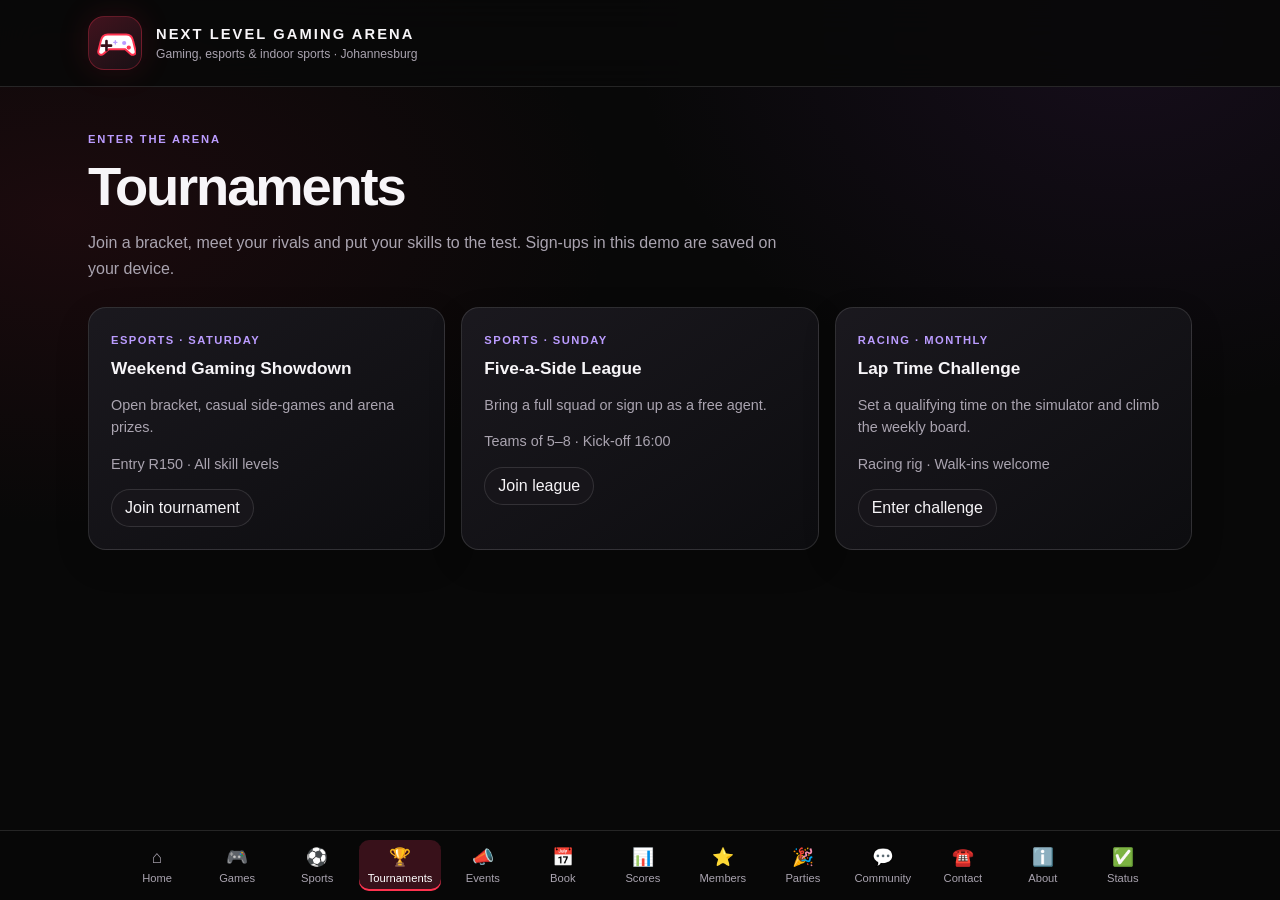
<file: pages/tournaments.html>
<!DOCTYPE html>
<html lang="en"><head><meta charset="UTF-8"><meta name="viewport" content="width=device-width, initial-scale=1"><meta name="theme-color" content="#080808"><title>Tournaments · Next Level Gaming Arena</title><link rel="stylesheet" href="../assets/arena.css"></head><body data-page="tournaments" data-root="../"><header class="site-header"><a class="brand" href="../index.html"><span class="logo" aria-hidden="true"><svg viewBox="0 0 64 64"><path d="M18 19h28c5.6 0 9.2 3.4 10.4 9l4 16.3c1.1 4.5-4.1 7.4-7.6 4.3l-8.2-7.2H19.4l-8.2 7.2c-3.5 3.1-8.7.2-7.6-4.3l4-16.3c1.2-5.6 4.8-9 10.4-9Z" transform="translate(3 0)" fill="#fff" stroke="#ff334f" stroke-width="3" stroke-linejoin="round"/><path d="M19 29v14m-7-7h14" stroke="#38111a" stroke-width="4" stroke-linecap="round"/><circle cx="46" cy="32" r="3.2" fill="#bb9cff"/><circle cx="53" cy="39" r="3.2" fill="#ff334f"/><path d="M30 31h5m-2.5-2.5v5" stroke="#bb9cff" stroke-width="2" stroke-linecap="round"/></svg></span><span><strong>NEXT LEVEL GAMING ARENA</strong><small>Gaming, esports & indoor sports · Johannesburg</small></span></a></header><main class="page-shell"><header class="page-heading"><span class="eyebrow">ENTER THE ARENA</span><h1>Tournaments</h1><p>Join a bracket, meet your rivals and put your skills to the test. Sign-ups in this demo are saved on your device.</p></header><section class="card-grid"><article class="card"><span class="tag">Esports · Saturday</span><h2>Weekend Gaming Showdown</h2><p>Open bracket, casual side-games and arena prizes.</p><p class="muted">Entry R150 · All skill levels</p><button class="outline-button" data-signup="showdown" data-label="Join tournament" aria-pressed="false">Join tournament</button></article><article class="card"><span class="tag">Sports · Sunday</span><h2>Five-a-Side League</h2><p>Bring a full squad or sign up as a free agent.</p><p class="muted">Teams of 5–8 · Kick-off 16:00</p><button class="outline-button" data-signup="five-a-side" data-label="Join league" aria-pressed="false">Join league</button></article><article class="card"><span class="tag">Racing · Monthly</span><h2>Lap Time Challenge</h2><p>Set a qualifying time on the simulator and climb the weekly board.</p><p class="muted">Racing rig · Walk-ins welcome</p><button class="outline-button" data-signup="lap-time" data-label="Enter challenge" aria-pressed="false">Enter challenge</button></article></section><p id="signup-status" class="status" aria-live="polite"></p></main><nav class="bottom-nav" id="bottom-nav" aria-label="Main navigation"></nav><script src="../assets/arena.js" defer></script></body></html>
</file>
<file: assets/arena.css>
:root{color-scheme:dark;--bg:#080808;--panel:#151419;--panel2:#1b191f;--line:rgba(255,255,255,.12);--text:#f7f5f8;--muted:#aaa4b0;--red:#ff334f;--red-dark:#38111a;--purple:#bb9cff;--radius:18px}*{box-sizing:border-box}html{min-width:320px;background:var(--bg);scroll-behavior:smooth}body{min-height:100vh;margin:0;color:var(--text);background:radial-gradient(ellipse at 88% 3%,rgba(109,47,146,.14),transparent 31%),radial-gradient(ellipse at 5% 24%,rgba(130,24,43,.16),transparent 32%),var(--bg);font-family:Inter,"Segoe UI",Arial,sans-serif}a{color:inherit;text-decoration:none}button,input,select,textarea{font:inherit}button{cursor:pointer}.site-header{position:sticky;top:0;z-index:5;border-bottom:1px solid var(--line);background:rgba(8,8,8,.88);backdrop-filter:blur(18px)}.brand{width:min(1160px,100%);min-height:86px;margin:auto;padding:14px 28px;display:flex;align-items:center;gap:14px}.brand strong{display:block;font-size:.92rem;letter-spacing:.14em}.brand small{display:block;margin-top:5px;color:var(--muted);font-size:.76rem}.logo{width:54px;height:54px;display:grid;place-items:center;border:1px solid rgba(255,51,79,.3);border-radius:16px;background:linear-gradient(145deg,#42131e,#171014);box-shadow:0 0 32px rgba(255,51,79,.13);flex:none}.logo svg{width:42px;height:42px}.page-shell{width:min(1160px,100%);margin:auto;padding:34px 28px 120px}.hero{position:relative;overflow:hidden;padding:clamp(32px,7vw,76px);border:1px solid rgba(255,51,79,.25);border-radius:26px;background:radial-gradient(ellipse at 88% 48%,rgba(139,75,190,.15),transparent 34%),linear-gradient(115deg,rgba(35,13,19,.98),rgba(15,15,19,.97));box-shadow:0 28px 80px rgba(0,0,0,.27)}.hero:after{position:absolute;content:"";width:310px;height:310px;right:9%;bottom:-180px;border:1px solid rgba(187,156,255,.23);border-radius:50%;pointer-events:none}.eyebrow{color:var(--purple);font-size:.7rem;font-weight:800;letter-spacing:.16em;text-transform:uppercase}.hero h1{max-width:760px;margin:20px 0 16px;font-size:clamp(2.7rem,8vw,5.7rem);line-height:.95;letter-spacing:-.065em}.hero h1 span{color:var(--red)}.hero p,.page-intro{max-width:650px;color:#c6c0ca;line-height:1.7}.button{display:inline-flex;align-items:center;justify-content:center;gap:12px;min-height:46px;margin:10px 9px 0 0;padding:0 18px;border:1px solid var(--red);border-radius:10px;background:var(--red);color:white;font-weight:750;transition:.18s}.button:hover{transform:translateY(-2px);background:#df1f3e}.button-ghost{border-color:var(--line);background:rgba(255,255,255,.04)}.button-ghost:hover{border-color:var(--purple);background:rgba(187,156,255,.1)}.section-heading{display:flex;justify-content:space-between;align-items:end;gap:16px;margin:42px 0 17px}.section-heading h2,.page-heading h1{margin:8px 0 0;font-size:clamp(1.5rem,4vw,2.25rem);letter-spacing:-.04em}.section-heading>a{color:var(--purple);font-size:.88rem}.card-grid{display:grid;grid-template-columns:repeat(3,minmax(0,1fr));gap:16px}.card{padding:22px;border:1px solid var(--line);border-radius:var(--radius);background:linear-gradient(145deg,rgba(27,25,31,.98),rgba(13,13,16,.98));box-shadow:0 12px 35px rgba(0,0,0,.14);transition:transform .18s,border-color .18s}.card:hover{transform:translateY(-3px);border-color:rgba(255,51,79,.43)}.card-icon{display:grid;width:48px;height:48px;place-items:center;margin-bottom:16px;border-radius:14px;background:rgba(255,51,79,.1);font-size:1.5rem}.card h3,.card h2{margin:0 0 8px;font-size:1.08rem}.card p{color:var(--muted);font-size:.9rem;line-height:1.55}.card strong,.price{color:var(--red);font-size:.92rem}.compact-card{min-height:155px}.page-heading{margin:8px 0 26px}.page-heading h1{font-size:clamp(2rem,6vw,3.4rem)}.page-heading p{max-width:700px;margin:12px 0 0;color:var(--muted);line-height:1.6}.content-grid{display:grid;grid-template-columns:repeat(2,minmax(0,1fr));gap:16px}.form-card{max-width:760px}.field{margin:16px 0}.field label{display:block;margin:0 0 7px;color:#c8c1cc;font-size:.86rem}.field input,.field select,.field textarea,input[type=search]{width:100%;min-height:46px;padding:12px 13px;border:1px solid var(--line);border-radius:9px;outline:0;color:var(--text);background:#0e0d11}.field textarea{min-height:92px;resize:vertical}.field input:focus,.field select:focus,.field textarea:focus,input[type=search]:focus{border-color:var(--purple);box-shadow:0 0 0 3px rgba(187,156,255,.1)}.quote{margin:20px 0;padding:18px;border-left:3px solid var(--red);border-radius:0 12px 12px 0;background:rgba(255,51,79,.08)}.quote strong{display:block;margin:6px 0;color:var(--red);font-size:1.75rem}.muted{color:var(--muted)}.callout{display:flex;align-items:center;justify-content:space-between;gap:20px;margin-top:42px;padding:24px;border:1px solid rgba(187,156,255,.2);border-radius:var(--radius);background:linear-gradient(110deg,rgba(64,28,72,.2),rgba(25,17,23,.7))}.callout h2{margin:8px 0}.callout p{margin:0;color:var(--muted)}.bottom-nav{position:fixed;z-index:10;right:0;bottom:0;left:0;display:flex;justify-content:center;gap:3px;overflow-x:auto;padding:9px 10px calc(9px + env(safe-area-inset-bottom));border-top:1px solid var(--line);background:rgba(8,8,8,.93);backdrop-filter:blur(16px);scrollbar-width:thin}.bottom-nav a{flex:0 0 auto;min-width:77px;padding:7px 9px;border-radius:10px;color:var(--muted);text-align:center;font-size:.7rem}.bottom-nav a span{display:block;margin-bottom:4px;font-size:1.1rem}.bottom-nav a:hover,.bottom-nav a[aria-current=page]{color:white;background:var(--red-dark)}.bottom-nav a[aria-current=page]{box-shadow:inset 0 -2px var(--red)}.chip-row{display:flex;flex-wrap:wrap;gap:8px;margin:14px 0 18px}.chip,.outline-button{min-height:38px;padding:8px 13px;border:1px solid var(--line);border-radius:999px;color:var(--text);background:#17151a}.chip:hover,.chip.active,.outline-button:hover{border-color:var(--purple);color:var(--purple);background:rgba(187,156,255,.08)}.status{min-height:1.5em;margin-top:12px;color:var(--purple);font-size:.88rem}.stats{display:grid;grid-template-columns:repeat(3,1fr);gap:12px;margin:18px 0}.stat{padding:16px;border:1px solid var(--line);border-radius:13px;background:rgba(255,255,255,.025)}.stat strong{display:block;color:var(--red);font-size:1.4rem}.stat small{color:var(--muted)}.table-wrap{overflow-x:auto}table{width:100%;border-collapse:collapse;text-align:left}th,td{padding:12px;border-bottom:1px solid var(--line);white-space:nowrap}th{color:var(--muted);font-size:.75rem;text-transform:uppercase;letter-spacing:.08em}.selected{border-color:var(--red)!important;box-shadow:0 0 0 1px var(--red)}.feed-item{padding:13px 0;border-bottom:1px solid var(--line)}.feed-item small{display:block;margin-top:6px;color:var(--muted)}.tag{display:inline-block;margin-bottom:12px;color:var(--purple);font-size:.7rem;font-weight:800;letter-spacing:.13em;text-transform:uppercase}.screen-reader-only{position:absolute;width:1px;height:1px;overflow:hidden;clip:rect(0,0,0,0);white-space:nowrap}@media(max-width:760px){.page-shell{padding:24px 18px 110px}.brand{padding:12px 18px}.card-grid{grid-template-columns:repeat(2,minmax(0,1fr))}.content-grid{grid-template-columns:1fr}.section-heading{align-items:start;flex-direction:column}.bottom-nav{justify-content:flex-start}}@media(max-width:520px){.card-grid,.stats{grid-template-columns:1fr}.hero{border-radius:18px}.brand strong{font-size:.78rem;letter-spacing:.09em}.brand small{font-size:.68rem}.callout{align-items:flex-start;flex-direction:column}.card{padding:19px}}
</file>
